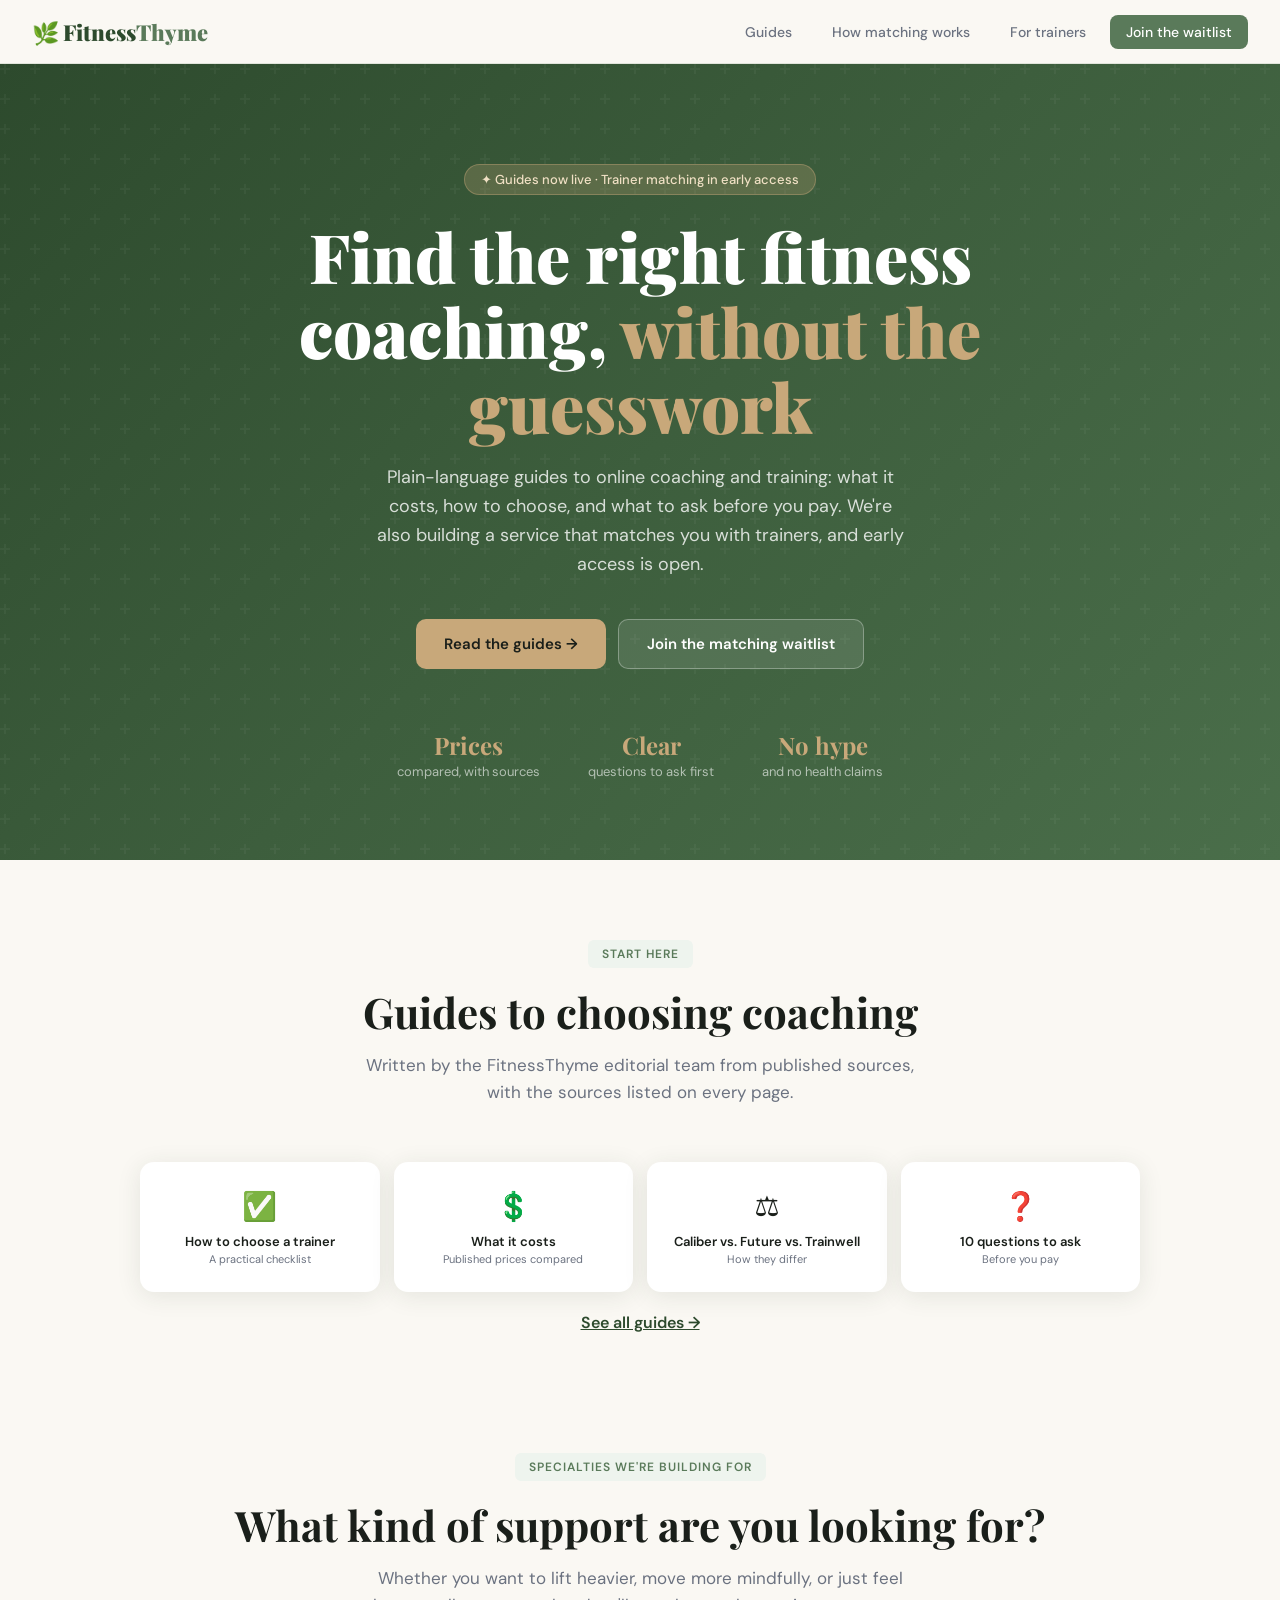
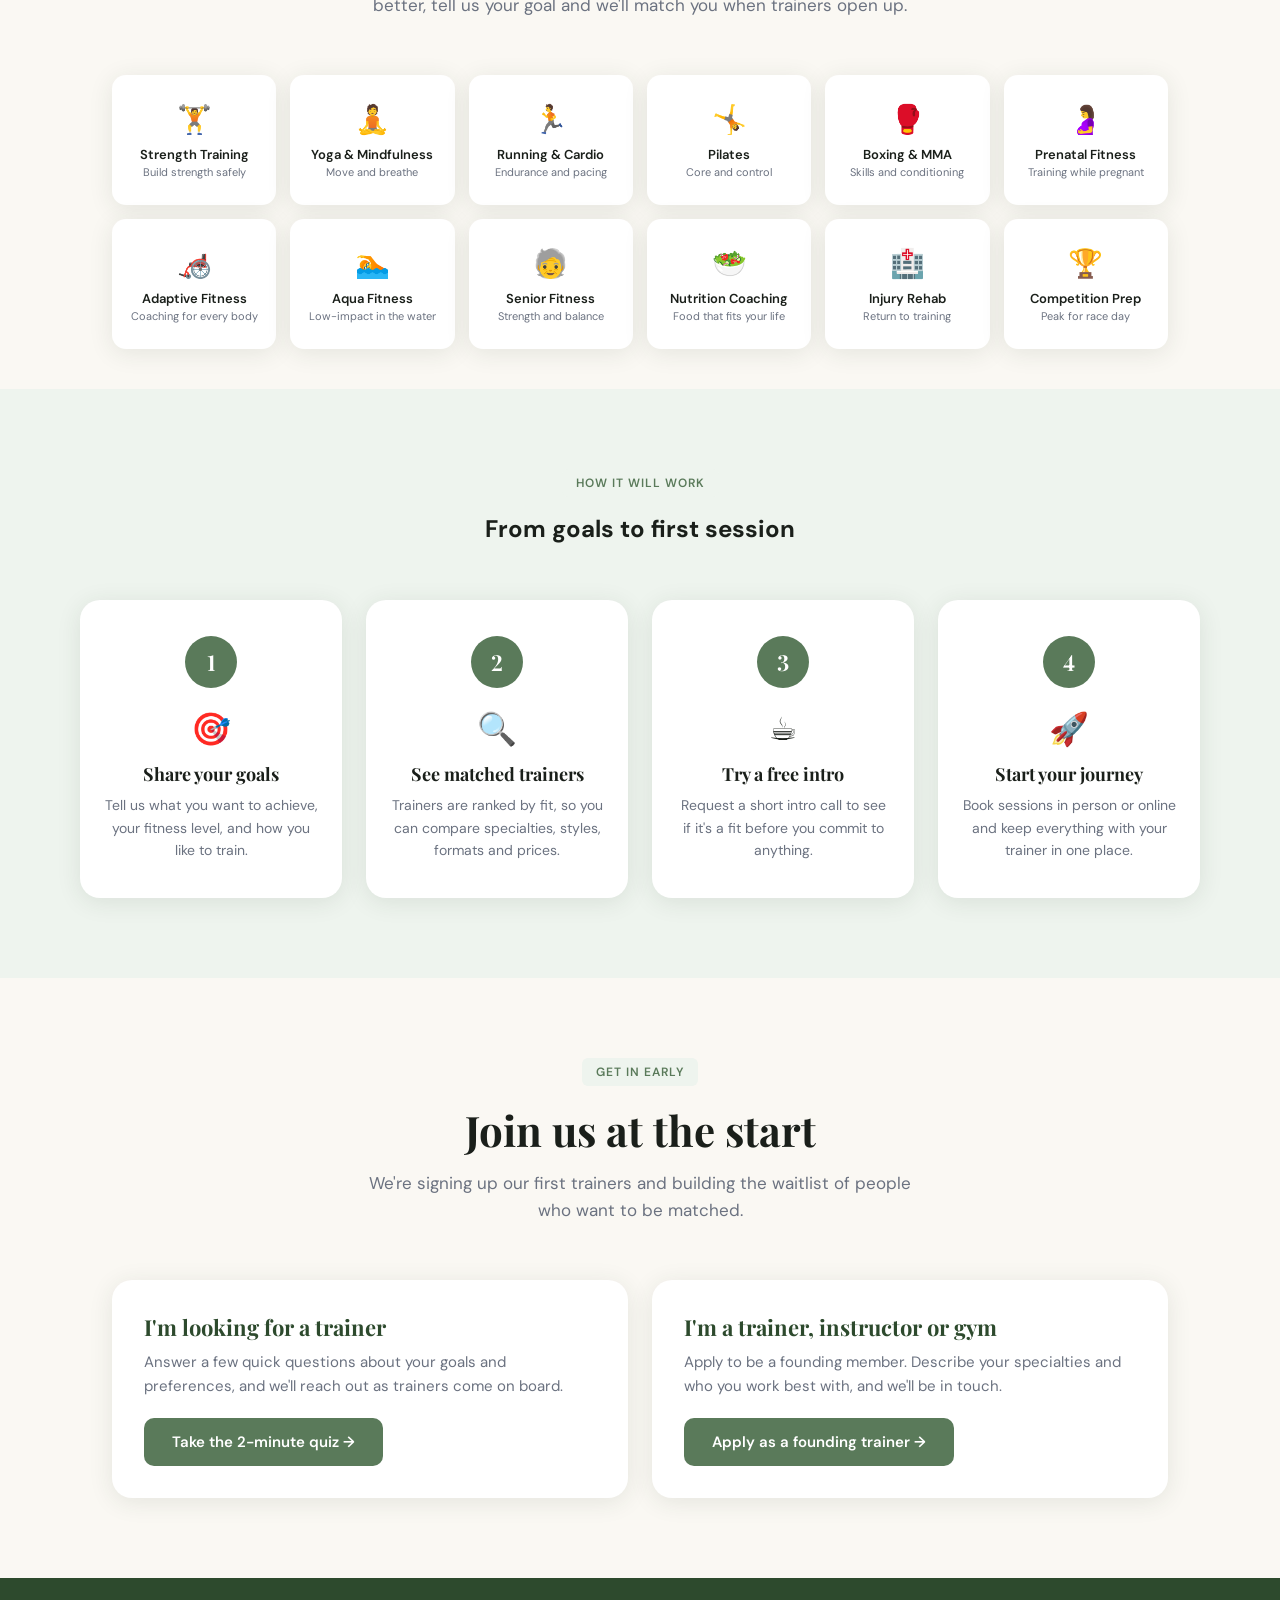
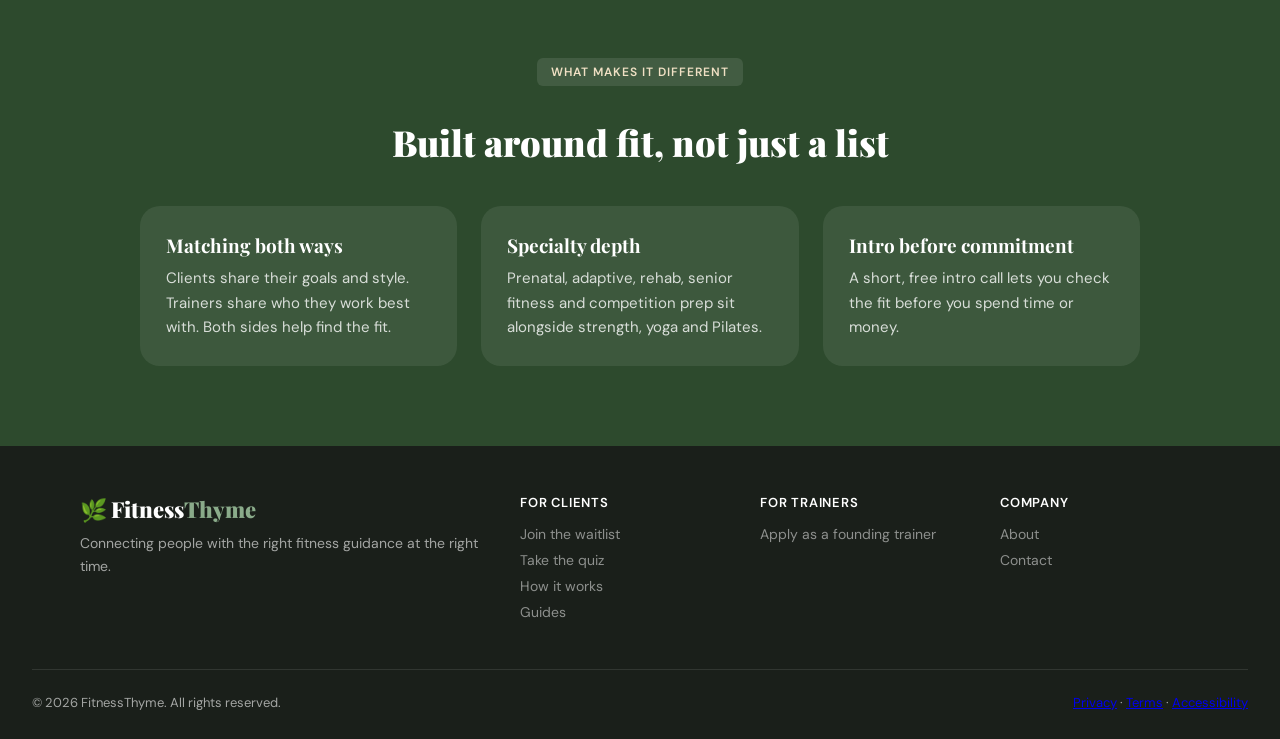
<file: public/index.html>
<!DOCTYPE html>
<html lang="en">
<head>
<meta charset="UTF-8">
<meta name="viewport" content="width=device-width, initial-scale=1.0">
<title>FitnessThyme — Fitness Coaching Guides and Trainer Matching</title>
<meta name="description" content="Plain-language guides to choosing online fitness coaching, with prices and sources, plus early access to a trainer-matching service. Join the waitlist or apply as a founding trainer.">
<meta name="robots" content="index,follow">
<meta name="theme-color" content="#2d4a2d">
<link rel="canonical" href="https://fitnessthyme.com/">
<link rel="icon" href="data:image/svg+xml,%3Csvg xmlns='http://www.w3.org/2000/svg' viewBox='0 0 64 64'%3E%3Crect width='64' height='64' rx='14' fill='%235a7a5a'/%3E%3Ctext x='32' y='46' font-family='Georgia,serif' font-size='40' font-weight='700' text-anchor='middle' fill='%23faf8f3'%3EF%3C/text%3E%3C/svg%3E">
<meta property="og:type" content="website">
<meta property="og:site_name" content="FitnessThyme">
<meta property="og:title" content="FitnessThyme — Fitness Coaching Guides and Trainer Matching">
<meta property="og:description" content="Early access now open. Match with trainers, yoga and Pilates instructors and gyms by goals, training style and schedule, in person or online.">
<meta property="og:url" content="https://fitnessthyme.com/">
<meta property="og:image" content="https://fitnessthyme.com/og-image.png">
<meta property="og:image:width" content="1200">
<meta property="og:image:height" content="630">
<meta name="twitter:card" content="summary_large_image">
<meta name="twitter:title" content="FitnessThyme — Fitness Coaching Guides and Trainer Matching">
<meta name="twitter:description" content="Match with trainers, yoga and Pilates instructors, and gyms based on your goals, training style and schedule.">
<meta name="twitter:image" content="https://fitnessthyme.com/og-image.png">
<script type="application/ld+json">{"@context":"https://schema.org","@graph":[{"@type":"WebSite","name":"FitnessThyme","url":"https://fitnessthyme.com/"},{"@type":"Organization","name":"FitnessThyme","url":"https://fitnessthyme.com/"}]}</script>
<link href="https://fonts.googleapis.com/css2?family=Playfair+Display:wght@400;700;900&family=DM+Sans:wght@300;400;500;600&display=swap" rel="stylesheet">
<style>
  *, *::before, *::after { box-sizing: border-box; margin: 0; padding: 0; }

  :root {
    --sage: #5a7a5a;
    --sage-light: #8aab8a;
    --sage-pale: #eef4ee;
    --sage-dark: #2d4a2d;
    --earth: #c8a87a;
    --earth-light: #f0e0c4;
    --earth-dark: #8a6840;
    --cream: #faf8f3;
    --dark: #1a1f1a;
    --gray: #6b7280;
    --gray-light: #f3f4f6;
    --white: #ffffff;
    --red: #e55a5a;
    --radius: 14px;
    --radius-lg: 20px;
    --font-display: 'Playfair Display', Georgia, serif;
    --font-body: 'DM Sans', system-ui, sans-serif;
    --shadow: 0 4px 24px rgba(42,62,42,0.10);
    --shadow-lg: 0 12px 48px rgba(42,62,42,0.14);
  }

  body { font-family: var(--font-body); background: var(--cream); color: var(--dark); min-height: 100vh; overflow-x: hidden; }

  /* ── PAGE SECTIONS ── */
  .page { display: none; }
  .page.active { display: block; }

  /* ── NAV ── */
  nav {
    position: sticky; top: 0; z-index: 100;
    background: rgba(250,248,243,0.96); backdrop-filter: blur(12px);
    border-bottom: 1px solid rgba(90,122,90,0.15);
    display: flex; align-items: center; justify-content: space-between;
    padding: 0 32px; height: 64px;
  }
  .nav-logo { font-family: var(--font-display); font-size: 22px; font-weight: 900; color: var(--sage-dark); cursor: pointer; display: flex; align-items: center; gap: 4px; }
  .nav-logo .wm span { color: var(--sage); }
  .nav-links { display: flex; align-items: center; gap: 8px; }
  .nav-btn { background: none; border: none; font-family: var(--font-body); font-size: 14px; font-weight: 500; color: var(--gray); cursor: pointer; padding: 8px 16px; border-radius: 8px; transition: all 0.2s; }
  .nav-btn:hover { background: var(--sage-pale); color: var(--sage-dark); }
  .nav-btn.primary { background: var(--sage); color: white; }
  .nav-btn.primary:hover { background: var(--sage-dark); }
  .nav-btn.hidden { display: none; }
  .nav-toggle { display: none; background: none; border: none; font-size: 24px; cursor: pointer; color: var(--sage-dark); }
  @media (max-width: 820px) {
    .nav-toggle { display: block; }
    .nav-links { display: none; position: absolute; top: 64px; left: 0; right: 0; background: var(--cream); border-bottom: 1px solid rgba(90,122,90,0.15); flex-direction: column; padding: 12px; align-items: stretch; gap: 4px; }
    .nav-links.open { display: flex; }
    .nav-btn { text-align: left; padding: 12px 16px; }
  }

  /* ── HERO ── */
  .hero {
    background: linear-gradient(135deg, var(--sage-dark) 0%, #3d5e3d 50%, #4a6e4a 100%);
    color: white; padding: 100px 32px 80px; text-align: center; position: relative; overflow: hidden;
  }
  .hero::before {
    content: ''; position: absolute; inset: 0; pointer-events: none;
    background: url("data:image/svg+xml,%3Csvg width='60' height='60' viewBox='0 0 60 60' xmlns='http://www.w3.org/2000/svg'%3E%3Cg fill='none' fill-rule='evenodd'%3E%3Cg fill='%23ffffff' fill-opacity='0.04'%3E%3Cpath d='M36 34v-4h-2v4h-4v2h4v4h2v-4h4v-2h-4zm0-30V0h-2v4h-4v2h4v4h2V6h4V4h-4zM6 34v-4H4v4H0v2h4v4h2v-4h4v-2H6zM6 4V0H4v4H0v2h4v4h2V6h4V4H6z'/%3E%3C/g%3E%3C/g%3E%3C/svg%3E");
  }
  .hero > * { position: relative; z-index: 1; }
  .hero-greeting { background: rgba(200,168,122,0.18); border: 1px solid rgba(200,168,122,0.35); border-radius: 14px; padding: 14px 22px; max-width: 640px; margin: 0 auto 22px; font-size: 14px; color: var(--earth-light); display: none; }
  .hero-greeting.visible { display: block; }
  .hero-greeting strong { color: var(--earth); font-weight: 600; }
  .hero-badge { display: inline-flex; align-items: center; gap: 6px; background: rgba(200,168,122,0.25); border: 1px solid rgba(200,168,122,0.4); border-radius: 20px; padding: 6px 16px; font-size: 13px; font-weight: 500; color: var(--earth-light); margin-bottom: 24px; }
  .hero h1 { font-family: var(--font-display); font-size: clamp(36px, 6vw, 68px); font-weight: 900; line-height: 1.1; margin-bottom: 20px; max-width: 800px; margin-left: auto; margin-right: auto; }
  .hero h1 em { color: var(--earth); font-style: normal; }
  .hero p { font-size: 18px; color: rgba(255,255,255,0.8); max-width: 540px; margin: 0 auto 40px; line-height: 1.6; }
  .hero-cta { display: flex; gap: 12px; justify-content: center; flex-wrap: wrap; margin-bottom: 60px; }
  .btn { display: inline-flex; align-items: center; gap: 8px; padding: 14px 28px; border-radius: 10px; font-family: var(--font-body); font-size: 15px; font-weight: 600; cursor: pointer; border: none; transition: all 0.2s; text-decoration: none; }
  .btn-primary { background: var(--earth); color: var(--dark); }
  .btn-primary:hover { background: #d4a060; transform: translateY(-1px); box-shadow: 0 6px 20px rgba(200,168,122,0.4); }
  .btn-outline { background: rgba(255,255,255,0.1); color: white; border: 1.5px solid rgba(255,255,255,0.3); }
  .btn-outline:hover { background: rgba(255,255,255,0.2); transform: translateY(-1px); }
  .btn-sage { background: var(--sage); color: white; }
  .btn-sage:hover { background: var(--sage-dark); transform: translateY(-1px); }
  .btn-sm { padding: 10px 20px; font-size: 14px; }

  .hero-stats { display: flex; justify-content: center; gap: 48px; flex-wrap: wrap; }
  .hero-stat { text-align: center; }
  .hero-stat-num { font-family: var(--font-display); font-size: 32px; font-weight: 700; color: var(--earth); }
  .hero-stat-label { font-size: 13px; color: rgba(255,255,255,0.6); margin-top: 2px; }

  /* ── SECTION ── */
  .section { padding: 80px 32px; max-width: 1120px; margin: 0 auto; }
  .section-header { text-align: center; margin-bottom: 56px; }
  .section-tag { display: inline-block; background: var(--sage-pale); color: var(--sage); font-size: 12px; font-weight: 600; letter-spacing: 1px; text-transform: uppercase; padding: 6px 14px; border-radius: 6px; margin-bottom: 16px; }
  .section h2 { font-family: var(--font-display); font-size: clamp(28px, 4vw, 42px); font-weight: 700; color: var(--dark); margin-bottom: 12px; }
  .section p.lead { font-size: 17px; color: var(--gray); max-width: 560px; margin: 0 auto; line-height: 1.6; }

  /* ── REVEAL ── */
  .reveal { opacity: 0; transform: translateY(24px); transition: opacity 0.7s ease, transform 0.7s ease; }
  .reveal.in { opacity: 1; transform: translateY(0); }

  /* ── SEARCH BAR ── */
  .search-section { background: white; border-bottom: 1px solid rgba(90,122,90,0.1); padding: 28px 32px; }
  .search-inner { max-width: 960px; margin: 0 auto; }
  .search-bar { display: flex; gap: 12px; flex-wrap: wrap; align-items: flex-end; }
  .search-field { flex: 1; min-width: 180px; }
  .search-field label { display: block; font-size: 11px; font-weight: 600; text-transform: uppercase; letter-spacing: 0.8px; color: var(--gray); margin-bottom: 6px; }
  .search-field select, .search-field input {
    width: 100%; padding: 11px 14px; border: 1.5px solid #e5e7eb; border-radius: 10px;
    font-family: var(--font-body); font-size: 14px; color: var(--dark); background: var(--cream);
    appearance: none; outline: none; transition: border-color 0.2s;
  }
  .search-field select:focus, .search-field input:focus { border-color: var(--sage); }
  .search-submit { padding: 11px 28px; background: var(--sage); color: white; border: none; border-radius: 10px; font-family: var(--font-body); font-size: 15px; font-weight: 600; cursor: pointer; transition: background 0.2s; white-space: nowrap; }
  .search-submit:hover { background: var(--sage-dark); }

  /* ── TRAINER CARDS ── */
  .trainers-grid { display: grid; grid-template-columns: repeat(auto-fill, minmax(320px, 1fr)); gap: 24px; }
  .trainer-card {
    background: white; border-radius: var(--radius-lg); overflow: hidden;
    box-shadow: var(--shadow); transition: all 0.3s; cursor: pointer;
    border: 1.5px solid transparent; position: relative;
  }
  .trainer-card:hover { transform: translateY(-4px); box-shadow: var(--shadow-lg); border-color: var(--sage-light); }
  .card-top { position: relative; height: 200px; background: linear-gradient(135deg, var(--sage-dark), var(--sage)); display: flex; align-items: center; justify-content: center; overflow: hidden; }
  .card-video { position: absolute; inset: 0; background: rgba(0,0,0,0.35); display: flex; align-items: center; justify-content: center; cursor: pointer; transition: background 0.2s; }
  .card-video:hover { background: rgba(0,0,0,0.45); }
  .card-video-play { width: 56px; height: 56px; background: rgba(255,255,255,0.95); border-radius: 50%; display: flex; align-items: center; justify-content: center; font-size: 20px; color: var(--sage-dark); }
  .card-video-label { position: absolute; bottom: 10px; left: 12px; font-size: 11px; color: white; font-weight: 600; background: rgba(0,0,0,0.45); padding: 3px 8px; border-radius: 6px; }
  .card-avatar { width: 88px; height: 88px; border-radius: 50%; background: var(--earth); display: flex; align-items: center; justify-content: center; font-family: var(--font-display); font-size: 28px; font-weight: 700; color: white; border: 4px solid rgba(255,255,255,0.4); position: relative; z-index: 1; }
  .card-badges { position: absolute; top: 12px; right: 12px; display: flex; flex-direction: column; gap: 4px; align-items: flex-end; z-index: 2; }
  .badge { display: inline-flex; align-items: center; gap: 4px; font-size: 11px; font-weight: 600; padding: 3px 8px; border-radius: 6px; }
  .badge-virtual { background: rgba(255,255,255,0.2); color: white; backdrop-filter: blur(8px); }
  .badge-inperson { background: rgba(200,168,122,0.3); color: var(--earth-light); }
  .badge-new { background: var(--earth); color: var(--dark); }
  .badge-top { background: rgba(255,255,255,0.9); color: var(--sage-dark); }
  .badge-match { position: absolute; top: 12px; left: 12px; background: var(--earth); color: var(--dark); font-weight: 700; font-size: 12px; padding: 5px 10px; border-radius: 20px; z-index: 2; box-shadow: 0 2px 8px rgba(0,0,0,0.2); }
  .card-save { position: absolute; bottom: 12px; right: 12px; width: 36px; height: 36px; border-radius: 50%; background: rgba(255,255,255,0.9); border: none; display: flex; align-items: center; justify-content: center; cursor: pointer; z-index: 2; font-size: 16px; transition: all 0.2s; }
  .card-save:hover { transform: scale(1.1); }
  .card-save.saved { background: var(--earth); color: white; }
  .card-body { padding: 20px; }
  .card-name { font-family: var(--font-display); font-size: 19px; font-weight: 700; color: var(--dark); margin-bottom: 2px; }
  .card-title { font-size: 13px; color: var(--sage); font-weight: 500; margin-bottom: 6px; }
  .card-momentum { font-size: 12px; color: var(--earth-dark); font-weight: 600; margin-bottom: 10px; display: flex; align-items: center; gap: 4px; }
  .card-meta { display: flex; gap: 16px; font-size: 12px; color: var(--gray); margin-bottom: 12px; flex-wrap: wrap; }
  .card-meta span { display: flex; align-items: center; gap: 4px; }
  .stars { color: var(--earth); font-size: 13px; }
  .card-tags { display: flex; flex-wrap: wrap; gap: 6px; margin-bottom: 16px; }
  .tag { font-size: 11px; font-weight: 500; padding: 4px 10px; border-radius: 6px; background: var(--sage-pale); color: var(--sage-dark); }
  .card-footer { display: flex; align-items: center; justify-content: space-between; border-top: 1px solid var(--gray-light); padding-top: 14px; }
  .card-price { font-size: 13px; color: var(--gray); }
  .card-price strong { font-size: 17px; color: var(--dark); font-weight: 600; }

  /* ── HOW IT WORKS ── */
  .steps-grid { display: grid; grid-template-columns: repeat(auto-fit, minmax(200px, 1fr)); gap: 24px; }
  .step-card { text-align: center; padding: 36px 24px; background: white; border-radius: var(--radius-lg); box-shadow: var(--shadow); position: relative; }
  .step-num { width: 52px; height: 52px; border-radius: 50%; background: var(--sage); color: white; font-family: var(--font-display); font-size: 22px; font-weight: 700; font-variant-numeric: lining-nums; line-height: 1; display: flex; align-items: center; justify-content: center; margin: 0 auto 20px; }
  .step-icon { font-size: 32px; margin-bottom: 12px; }
  .step-card h3 { font-family: var(--font-display); font-size: 18px; font-weight: 700; margin-bottom: 8px; }
  .step-card p { font-size: 14px; color: var(--gray); line-height: 1.6; }

  /* ── CATEGORIES ── */
  .cats-grid { display: grid; grid-template-columns: repeat(auto-fill, minmax(150px, 1fr)); gap: 14px; }
  .cat-card {
    background: white; border-radius: var(--radius); padding: 24px 16px; text-align: center;
    box-shadow: var(--shadow); cursor: pointer; border: 2px solid transparent;
    transition: all 0.2s;
  }
  .cat-card:hover, .cat-card.active { border-color: var(--sage); background: var(--sage-pale); }
  .cat-icon { font-size: 28px; margin-bottom: 8px; }
  .cat-card h4 { font-size: 13px; font-weight: 600; color: var(--dark); }
  .cat-card p { font-size: 11px; color: var(--gray); margin-top: 2px; }

  /* ── PROFILE PAGE ── */
  .profile-header { background: linear-gradient(135deg, var(--sage-dark), #3d5e3d); color: white; padding: 40px 32px; }
  .profile-inner { max-width: 1000px; margin: 0 auto; display: flex; gap: 32px; align-items: flex-start; flex-wrap: wrap; }
  .profile-avatar { width: 120px; height: 120px; border-radius: 50%; background: var(--earth); display: flex; align-items: center; justify-content: center; font-family: var(--font-display); font-size: 40px; font-weight: 700; color: white; border: 5px solid rgba(255,255,255,0.3); flex-shrink: 0; }
  .profile-info { flex: 1; min-width: 200px; }
  .profile-info h1 { font-family: var(--font-display); font-size: 32px; font-weight: 900; margin-bottom: 4px; }
  .profile-info .subtitle { color: rgba(255,255,255,0.8); font-size: 15px; margin-bottom: 12px; }
  .profile-meta { display: flex; gap: 20px; flex-wrap: wrap; font-size: 13px; color: rgba(255,255,255,0.7); }
  .profile-meta span { display: flex; align-items: center; gap: 5px; }
  .profile-actions { display: flex; gap: 10px; margin-top: 20px; flex-wrap: wrap; }

  .profile-body { max-width: 1000px; margin: 0 auto; padding: 32px; display: grid; grid-template-columns: 2fr 1fr; gap: 28px; }
  @media (max-width: 700px) {
    .profile-body { grid-template-columns: 1fr; }
    .hero-stats { gap: 24px; }
    .search-bar { flex-direction: column; }
    .profile-inner { flex-direction: column; }
  }

  .card-section { background: white; border-radius: var(--radius-lg); padding: 24px; box-shadow: var(--shadow); margin-bottom: 20px; }
  .card-section h3 { font-family: var(--font-display); font-size: 17px; font-weight: 700; color: var(--dark); margin-bottom: 16px; padding-bottom: 10px; border-bottom: 1px solid var(--gray-light); }

  .review-card { padding: 16px; background: var(--gray-light); border-radius: 10px; margin-bottom: 12px; }
  .review-header { display: flex; justify-content: space-between; align-items: center; margin-bottom: 8px; gap: 8px; flex-wrap: wrap; }
  .reviewer { font-weight: 600; font-size: 14px; }
  .review-goal { font-size: 11px; color: var(--sage); font-weight: 500; background: var(--sage-pale); padding: 2px 8px; border-radius: 6px; }
  .review-text { font-size: 14px; color: #374151; line-height: 1.5; margin-bottom: 10px; }
  .review-result { font-size: 14px; font-weight: 700; color: var(--sage-dark); background: var(--sage-pale); padding: 8px 12px; border-radius: 8px; border-left: 3px solid var(--sage); margin-bottom: 8px; }
  .review-bestfor { font-size: 12px; color: var(--gray); font-style: italic; }

  .review-summary { display: grid; grid-template-columns: 140px 1fr; gap: 24px; align-items: center; padding: 16px; background: var(--cream); border-radius: 10px; margin-bottom: 20px; }
  @media (max-width: 500px) { .review-summary { grid-template-columns: 1fr; text-align: center; } }
  .review-avg { text-align: center; }
  .review-avg-num { font-family: var(--font-display); font-size: 48px; font-weight: 900; color: var(--sage-dark); line-height: 1; }
  .review-avg-stars { color: var(--earth); font-size: 16px; margin: 4px 0; }
  .review-avg-count { font-size: 12px; color: var(--gray); }
  .review-bars { display: flex; flex-direction: column; gap: 6px; }
  .review-bar-row { display: grid; grid-template-columns: 50px 1fr 40px; align-items: center; gap: 10px; font-size: 12px; }
  .review-bar-track { height: 8px; background: var(--gray-light); border-radius: 4px; overflow: hidden; }
  .review-bar-fill { height: 100%; background: var(--sage); border-radius: 4px; }

  .availability-grid { display: grid; grid-template-columns: repeat(7, 1fr); gap: 6px; }
  .avail-day { text-align: center; }
  .avail-label { font-size: 10px; font-weight: 600; color: var(--gray); text-transform: uppercase; margin-bottom: 4px; }
  .avail-slot { height: 28px; border-radius: 6px; font-size: 11px; display: flex; align-items: center; justify-content: center; cursor: pointer; transition: all 0.2s; margin-bottom: 4px; }
  .avail-open { background: var(--sage-pale); color: var(--sage-dark); font-weight: 500; }
  .avail-open:hover { background: var(--sage); color: white; }
  .avail-busy { background: var(--gray-light); color: #ccc; cursor: default; }
  .avail-slot.selected { background: var(--sage); color: white; }

  .booking-btn { width: 100%; padding: 14px; background: var(--sage); color: white; border: none; border-radius: 10px; font-family: var(--font-body); font-size: 16px; font-weight: 600; cursor: pointer; transition: background 0.2s; margin-top: 12px; }
  .booking-btn:hover { background: var(--sage-dark); }

  .profile-viewers { font-size: 12px; color: var(--gray); text-align: center; margin-top: 10px; }

  /* ── MODAL ── */
  .modal-overlay { position: fixed; inset: 0; background: rgba(0,0,0,0.5); z-index: 1000; display: none; align-items: center; justify-content: center; padding: 20px; }
  .modal-overlay.open { display: flex; }
  .modal { background: white; border-radius: var(--radius-lg); max-width: 520px; width: 100%; max-height: 90vh; overflow-y: auto; padding: 32px; box-shadow: var(--shadow-lg); position: relative; }
  .modal.modal-wide { max-width: 720px; padding: 0; overflow: hidden; }
  .modal h2 { font-family: var(--font-display); font-size: 22px; font-weight: 700; margin-bottom: 6px; }
  .modal .sub { font-size: 14px; color: var(--gray); margin-bottom: 24px; }
  .modal-close { position: absolute; top: 16px; right: 16px; background: var(--gray-light); border: none; width: 32px; height: 32px; border-radius: 50%; font-size: 18px; cursor: pointer; display: flex; align-items: center; justify-content: center; z-index: 10; }

  .form-group { margin-bottom: 18px; }
  .form-group label { display: block; font-size: 13px; font-weight: 600; color: var(--dark); margin-bottom: 6px; }
  .form-group input, .form-group select, .form-group textarea {
    width: 100%; padding: 10px 14px; border: 1.5px solid #e5e7eb; border-radius: 10px;
    font-family: var(--font-body); font-size: 14px; color: var(--dark);
    outline: none; transition: border-color 0.2s; resize: vertical;
  }
  .form-group input:focus, .form-group select:focus, .form-group textarea:focus { border-color: var(--sage); }
  .form-row { display: grid; grid-template-columns: 1fr 1fr; gap: 14px; }
  .session-types { display: grid; grid-template-columns: 1fr 1fr; gap: 10px; margin-top: 6px; }
  .session-type { padding: 12px; border: 2px solid #e5e7eb; border-radius: 10px; cursor: pointer; text-align: center; transition: all 0.2s; }
  .session-type.selected { border-color: var(--sage); background: var(--sage-pale); }
  .session-type h4 { font-size: 14px; font-weight: 600; margin-bottom: 2px; }
  .session-type p { font-size: 12px; color: var(--gray); }

  .goals-grid { display: grid; grid-template-columns: repeat(3, 1fr); gap: 8px; margin-top: 6px; }
  .goal-chip { padding: 8px 10px; border: 1.5px solid #e5e7eb; border-radius: 8px; font-size: 12px; font-weight: 500; cursor: pointer; text-align: center; transition: all 0.2s; }
  .goal-chip.selected { border-color: var(--sage); background: var(--sage-pale); color: var(--sage-dark); }

  .success-state { text-align: center; padding: 20px 0; }
  .success-icon { width: 64px; height: 64px; background: var(--sage-pale); border-radius: 50%; display: flex; align-items: center; justify-content: center; font-size: 28px; margin: 0 auto 16px; }
  .success-state h3 { font-family: var(--font-display); font-size: 22px; font-weight: 700; margin-bottom: 8px; }
  .success-state p { font-size: 15px; color: var(--gray); line-height: 1.6; }

  /* ── PAYMENT FORM ── */
  .payment-section { margin-top: 22px; padding-top: 22px; border-top: 1px solid var(--gray-light); }
  .payment-section h3 { font-family: var(--font-display); font-size: 16px; font-weight: 700; margin-bottom: 14px; color: var(--sage-dark); }
  .card-logos { display: flex; gap: 6px; margin-bottom: 14px; }
  .card-logo-pill { font-size: 10px; font-weight: 700; padding: 4px 10px; border-radius: 12px; letter-spacing: 0.5px; }
  .logo-visa { background: #1a1f71; color: white; }
  .logo-mc { background: #eb001b; color: white; }
  .logo-amex { background: #006fcf; color: white; }
  .secured-by { display: flex; align-items: center; gap: 6px; font-size: 11px; color: var(--gray); margin-top: -8px; margin-bottom: 12px; }

  /* ── FOOTER ── */
  footer { background: var(--dark); color: rgba(255,255,255,0.6); padding: 48px 32px 28px; }
  .footer-inner { max-width: 1120px; margin: 0 auto; display: grid; grid-template-columns: 2fr 1fr 1fr 1fr; gap: 40px; margin-bottom: 40px; }
  @media (max-width: 700px) { .footer-inner { grid-template-columns: 1fr 1fr; } .trainers-grid { grid-template-columns: 1fr; } .cats-grid { grid-template-columns: repeat(3, 1fr); } }
  .footer-brand h3.wm-foot { display:flex; align-items:center; gap:4px; }
  .footer-brand h3.wm-foot .wm { color: white; }
  .footer-brand h3.wm-foot .wm span { color: var(--sage-light); }
  .footer-brand h3 { font-family: var(--font-display); font-size: 22px; font-weight: 900; color: white; margin-bottom: 8px; }
  .footer-brand span { color: var(--earth); }
  .footer-brand p { font-size: 14px; line-height: 1.6; }
  .footer-col h4 { font-size: 13px; font-weight: 600; color: white; margin-bottom: 14px; text-transform: uppercase; letter-spacing: 0.8px; }
  .footer-col a { display: block; font-size: 14px; color: rgba(255,255,255,0.5); text-decoration: none; margin-bottom: 8px; cursor: pointer; transition: color 0.2s; }
  .footer-col a:hover { color: var(--earth); }
  .footer-bottom { border-top: 1px solid rgba(255,255,255,0.1); padding-top: 24px; display: flex; justify-content: space-between; font-size: 13px; flex-wrap: wrap; gap: 8px; }

  /* ── TABS ── */
  .tabs { display: flex; border-bottom: 2px solid var(--gray-light); margin-bottom: 24px; }
  .tab { padding: 10px 20px; font-size: 14px; font-weight: 500; cursor: pointer; border: none; background: none; color: var(--gray); border-bottom: 2px solid transparent; margin-bottom: -2px; transition: all 0.2s; font-family: var(--font-body); }
  .tab.active { color: var(--sage-dark); border-bottom-color: var(--sage); font-weight: 600; }

  /* ── MISC ── */
  .specialty-grid { display: grid; grid-template-columns: repeat(auto-fill, minmax(130px, 1fr)); gap: 10px; }
  .specialty-chip { padding: 10px 14px; background: var(--sage-pale); border-radius: 8px; text-align: center; font-size: 13px; font-weight: 500; color: var(--sage-dark); cursor: pointer; transition: all 0.2s; border: 1.5px solid transparent; }
  .specialty-chip:hover { border-color: var(--sage); }
  .specialty-chip.selected { background: var(--sage); color: white; border-color: var(--sage); }

  .trial-banner { background: linear-gradient(135deg, var(--earth-light), #f8ead8); border: 1.5px solid var(--earth); border-radius: var(--radius); padding: 16px; margin-top: 16px; }
  .trial-banner h4 { font-size: 14px; font-weight: 700; color: var(--earth-dark); margin-bottom: 4px; }
  .trial-banner p { font-size: 13px; color: var(--earth-dark); opacity: 0.8; margin-bottom: 10px; }
  .trial-btn { background: var(--earth); color: var(--dark); border: none; padding: 9px 18px; border-radius: 8px; font-family: var(--font-body); font-size: 13px; font-weight: 600; cursor: pointer; transition: background 0.2s; }
  .trial-btn:hover { background: #d4a060; }

  .trainer-reg { max-width: 720px; margin: 0 auto; padding: 0 32px 48px; }
  .reg-banner { background: linear-gradient(135deg, var(--sage-dark) 0%, #3d5e3d 100%); color: white; padding: 64px 32px; text-align: center; margin-bottom: 40px; }
  .reg-banner h1 { font-family: var(--font-display); font-size: clamp(28px, 4vw, 40px); font-weight: 900; max-width: 760px; margin: 0 auto 12px; line-height: 1.2; }
  .reg-banner h1 em { color: var(--earth); font-style: normal; }
  .reg-banner-sub { font-size: 16px; color: rgba(255,255,255,0.75); max-width: 600px; margin: 0 auto 16px; }
  .reg-stats { display: flex; justify-content: center; gap: 40px; margin: 32px 0; flex-wrap: wrap; }
  .reg-stat-num { font-family: var(--font-display); font-size: 32px; font-weight: 900; color: var(--earth); }
  .reg-stat-label { font-size: 12px; color: rgba(255,255,255,0.7); text-transform: uppercase; letter-spacing: 1px; }
  .reg-testimonial { max-width: 600px; margin: 0 auto; background: rgba(255,255,255,0.08); border: 1px solid rgba(255,255,255,0.12); border-radius: var(--radius-lg); padding: 24px; text-align: left; }
  .reg-testimonial p { font-size: 15px; line-height: 1.7; color: rgba(255,255,255,0.9); margin-bottom: 14px; font-style: italic; }
  .reg-testimonial .who { display: flex; align-items: center; gap: 10px; }
  .reg-testimonial .who-av { width: 36px; height: 36px; border-radius: 50%; background: var(--earth); display: flex; align-items: center; justify-content: center; font-family: var(--font-display); font-weight: 700; font-size: 13px; color: white; }
  .reg-pulse { display: inline-block; background: rgba(120,200,120,0.18); border: 1px solid rgba(120,200,120,0.4); color: #d4f0d4; padding: 6px 14px; border-radius: 20px; font-size: 13px; margin-top: 18px; }
  .reg-anchor { display: inline-block; margin-top: 24px; color: var(--earth-light); text-decoration: none; font-weight: 600; cursor: pointer; border-bottom: 1px solid rgba(200,168,122,0.4); padding-bottom: 2px; }
  .reg-anchor:hover { color: var(--earth); }
  .reg-card { background: white; border-radius: var(--radius-lg); padding: 32px; box-shadow: var(--shadow); margin-bottom: 20px; }
  .reg-card h3 { font-family: var(--font-display); font-size: 18px; font-weight: 700; margin-bottom: 20px; color: var(--sage-dark); }

  .filter-row { display: flex; gap: 8px; flex-wrap: wrap; padding: 16px 32px; background: var(--gray-light); border-bottom: 1px solid #e5e7eb; align-items: center; }
  .filter-chip { padding: 6px 14px; background: white; border: 1.5px solid #e5e7eb; border-radius: 20px; font-size: 13px; font-weight: 500; cursor: pointer; transition: all 0.2s; }
  .filter-chip:hover, .filter-chip.active { background: var(--sage); color: white; border-color: var(--sage); }
  .results-meta { padding: 16px 32px; font-size: 14px; color: var(--gray); display: flex; justify-content: space-between; align-items: center; flex-wrap: wrap; gap: 10px; }
  .results-meta strong { color: var(--dark); }
  .retake-btn { background: var(--cream); color: var(--sage-dark); border: 1.5px solid var(--sage-light); padding: 8px 16px; border-radius: 8px; font-size: 13px; font-weight: 600; cursor: pointer; }
  .retake-btn:hover { background: var(--sage-pale); }

  /* ── TICKER ── */
  .ticker { background: var(--sage-pale); border-bottom: 1px solid rgba(90,122,90,0.1); overflow: hidden; padding: 10px 0; position: relative; }
  .ticker-track { display: flex; gap: 48px; white-space: nowrap; animation: ticker 50s linear infinite; }
  .ticker-item { font-size: 13px; color: var(--sage-dark); font-weight: 500; }
  @keyframes ticker { from { transform: translateX(0); } to { transform: translateX(-50%); } }

  /* ── QUIZ ── */
  .quiz-page { min-height: 100vh; background: linear-gradient(135deg, var(--cream) 0%, var(--sage-pale) 100%); display: none; align-items: center; justify-content: center; padding: 40px 20px; position: fixed; inset: 0; z-index: 200; overflow-y: auto; }
  .quiz-page.active { display: flex; }
  .quiz-card { background: white; border-radius: var(--radius-lg); max-width: 640px; width: 100%; padding: 44px; box-shadow: var(--shadow-lg); }
  .quiz-progress { height: 6px; background: var(--gray-light); border-radius: 3px; overflow: hidden; margin-bottom: 28px; }
  .quiz-progress-fill { height: 100%; background: var(--sage); transition: width 0.4s ease; border-radius: 3px; }
  .quiz-step-label { font-size: 12px; color: var(--gray); font-weight: 600; letter-spacing: 1px; text-transform: uppercase; margin-bottom: 8px; }
  .quiz-step h2 { font-family: var(--font-display); font-size: 28px; font-weight: 900; color: var(--dark); margin-bottom: 24px; line-height: 1.2; }
  .quiz-options { display: grid; grid-template-columns: repeat(auto-fill, minmax(160px, 1fr)); gap: 10px; margin-bottom: 28px; }
  .quiz-option { padding: 16px; border: 2px solid #e5e7eb; border-radius: 12px; cursor: pointer; transition: all 0.2s; text-align: center; background: white; font-family: var(--font-body); font-size: 14px; font-weight: 500; color: var(--dark); }
  .quiz-option:hover { border-color: var(--sage-light); background: var(--sage-pale); }
  .quiz-option.selected { border-color: var(--sage); background: var(--sage-pale); color: var(--sage-dark); font-weight: 600; }
  .quiz-option-icon { font-size: 28px; display: block; margin-bottom: 6px; }
  .quiz-step-anim { animation: stepIn 0.4s ease; }
  @keyframes stepIn { from { opacity: 0; transform: translateY(12px); } to { opacity: 1; transform: translateY(0); } }
  .quiz-actions { display: flex; justify-content: space-between; align-items: center; gap: 12px; }
  .quiz-back { background: none; border: none; color: var(--gray); font-size: 14px; font-weight: 600; cursor: pointer; padding: 10px 14px; }
  .quiz-back:hover { color: var(--sage-dark); }
  .quiz-next { background: var(--sage); color: white; border: none; padding: 12px 32px; border-radius: 10px; font-family: var(--font-body); font-size: 15px; font-weight: 600; cursor: pointer; transition: background 0.2s; }
  .quiz-next:hover { background: var(--sage-dark); }
  .quiz-next:disabled { opacity: 0.4; cursor: not-allowed; }
  .quiz-skip { background: none; border: none; color: var(--gray); font-size: 12px; cursor: pointer; text-decoration: underline; }
  .quiz-loading { text-align: center; padding: 40px 0; }
  .quiz-loading h2 { font-family: var(--font-display); font-size: 26px; margin-bottom: 16px; }
  .quiz-loading-bar { height: 6px; background: var(--gray-light); border-radius: 3px; overflow: hidden; max-width: 320px; margin: 0 auto 12px; }
  .quiz-loading-fill { height: 100%; width: 0%; background: var(--sage); border-radius: 3px; transition: width 1.4s ease; }

  /* ── MESSAGES ── */
  .messages-page { max-width: 1120px; margin: 0 auto; padding: 32px; }
  .messages-page h1 { font-family: var(--font-display); font-size: 28px; font-weight: 900; color: var(--sage-dark); margin-bottom: 20px; }
  .messages-layout { display: grid; grid-template-columns: 320px 1fr; gap: 20px; height: 600px; background: white; border-radius: var(--radius-lg); box-shadow: var(--shadow); overflow: hidden; }
  @media (max-width: 720px) { .messages-layout { grid-template-columns: 1fr; height: auto; } }
  .convo-list { border-right: 1px solid var(--gray-light); overflow-y: auto; }
  .convo-item { display: flex; align-items: center; gap: 12px; padding: 14px 16px; cursor: pointer; border-bottom: 1px solid var(--gray-light); transition: background 0.2s; }
  .convo-item:hover { background: var(--sage-pale); }
  .convo-item.active { background: var(--sage-pale); border-left: 3px solid var(--sage); }
  .convo-avatar { width: 44px; height: 44px; border-radius: 50%; background: var(--sage); color: white; font-family: var(--font-display); font-weight: 700; display: flex; align-items: center; justify-content: center; flex-shrink: 0; }
  .convo-meta { flex: 1; min-width: 0; }
  .convo-name { font-weight: 600; font-size: 14px; color: var(--dark); }
  .convo-preview { font-size: 12px; color: var(--gray); white-space: nowrap; overflow: hidden; text-overflow: ellipsis; }
  .convo-time { font-size: 11px; color: var(--gray); }
  .chat-panel { display: flex; flex-direction: column; height: 100%; min-height: 480px; }
  .chat-header { display: flex; justify-content: space-between; align-items: center; padding: 16px 20px; border-bottom: 1px solid var(--gray-light); }
  .chat-header h3 { font-family: var(--font-display); font-size: 17px; }
  .chat-thread { flex: 1; overflow-y: auto; padding: 20px; display: flex; flex-direction: column; gap: 10px; background: var(--cream); }
  .chat-bubble { max-width: 70%; padding: 10px 14px; border-radius: 14px; font-size: 14px; line-height: 1.4; }
  .chat-bubble.from-trainer { background: var(--gray-light); color: var(--dark); align-self: flex-start; border-bottom-left-radius: 4px; }
  .chat-bubble.from-client { background: var(--sage); color: white; align-self: flex-end; border-bottom-right-radius: 4px; }
  .chat-input { display: flex; gap: 10px; padding: 14px 16px; border-top: 1px solid var(--gray-light); background: white; }
  .chat-input input { flex: 1; padding: 10px 14px; border: 1.5px solid #e5e7eb; border-radius: 10px; font-family: var(--font-body); font-size: 14px; outline: none; }
  .chat-input input:focus { border-color: var(--sage); }
  .chat-send { background: var(--sage); color: white; border: none; padding: 10px 20px; border-radius: 10px; font-weight: 600; cursor: pointer; }
  .chat-send:hover { background: var(--sage-dark); }

  /* ── DASHBOARD ── */
  .dash-page { max-width: 1120px; margin: 0 auto; padding: 32px; }
  .dash-page h1 { font-family: var(--font-display); font-size: 32px; font-weight: 900; color: var(--sage-dark); margin-bottom: 6px; }
  .dash-page > p { color: var(--gray); margin-bottom: 28px; }
  .dash-section { margin-bottom: 32px; }
  .dash-section h2 { font-family: var(--font-display); font-size: 20px; font-weight: 700; color: var(--dark); margin-bottom: 14px; }
  .upcoming-grid { display: grid; grid-template-columns: repeat(auto-fit, minmax(280px, 1fr)); gap: 16px; }
  .upcoming-card { background: white; border-radius: var(--radius-lg); padding: 18px; box-shadow: var(--shadow); border-left: 4px solid var(--sage); }
  .upcoming-head { display: flex; align-items: center; gap: 12px; margin-bottom: 14px; }
  .upcoming-av { width: 44px; height: 44px; border-radius: 50%; background: var(--sage); color: white; font-family: var(--font-display); font-weight: 700; display: flex; align-items: center; justify-content: center; }
  .upcoming-info { flex: 1; }
  .upcoming-name { font-weight: 700; font-size: 15px; }
  .upcoming-type { font-size: 12px; color: var(--gray); }
  .upcoming-when { font-size: 13px; color: var(--sage-dark); font-weight: 600; margin-bottom: 12px; }
  .upcoming-actions { display: flex; gap: 8px; flex-wrap: wrap; }
  .saved-row { display: flex; gap: 14px; overflow-x: auto; padding-bottom: 8px; }
  .saved-card { flex: 0 0 240px; background: white; border-radius: var(--radius); padding: 14px; box-shadow: var(--shadow); cursor: pointer; }
  .saved-av { width: 48px; height: 48px; border-radius: 50%; background: var(--sage); color: white; font-family: var(--font-display); font-weight: 700; display: flex; align-items: center; justify-content: center; margin-bottom: 10px; }
  .saved-name { font-weight: 700; font-size: 14px; }
  .saved-title { font-size: 12px; color: var(--gray); margin-bottom: 8px; }
  .saved-rate { font-size: 12px; color: var(--earth-dark); font-weight: 600; }
  .saved-empty { color: var(--gray); font-size: 14px; padding: 20px; background: white; border-radius: var(--radius); border: 1.5px dashed var(--gray-light); text-align: center; }
  .notes-input { width: 100%; padding: 14px; border: 1.5px solid #e5e7eb; border-radius: 12px; font-family: var(--font-body); font-size: 14px; resize: vertical; min-height: 100px; outline: none; }
  .notes-input:focus { border-color: var(--sage); }
  .notes-list { margin-top: 16px; display: flex; flex-direction: column; gap: 10px; }
  .note-card { background: white; border-radius: var(--radius); padding: 14px; box-shadow: var(--shadow); border-left: 3px solid var(--earth); }
  .note-time { font-size: 11px; color: var(--gray); margin-bottom: 6px; }
  .note-text { font-size: 14px; line-height: 1.5; }
  .profile-summary { background: white; padding: 22px; border-radius: var(--radius-lg); box-shadow: var(--shadow); }
  .profile-summary-grid { display: grid; grid-template-columns: repeat(auto-fit, minmax(180px, 1fr)); gap: 14px; margin-top: 14px; }
  .profile-summary-item { background: var(--sage-pale); padding: 12px; border-radius: 10px; }
  .profile-summary-label { font-size: 11px; color: var(--sage); font-weight: 600; text-transform: uppercase; letter-spacing: 0.8px; }
  .profile-summary-value { font-size: 14px; color: var(--dark); font-weight: 600; margin-top: 4px; }

  /* ── REFERRAL ── */
  .referral-banner { background: var(--sage-pale); border: 1.5px solid var(--earth); border-radius: var(--radius-lg); padding: 22px; margin-bottom: 28px; display: grid; grid-template-columns: 1fr auto; gap: 20px; align-items: center; }
  @media (max-width: 600px) { .referral-banner { grid-template-columns: 1fr; } }
  .referral-banner h3 { font-family: var(--font-display); font-size: 20px; color: var(--sage-dark); margin-bottom: 4px; }
  .referral-banner p { font-size: 13px; color: var(--gray); margin-bottom: 14px; }
  .referral-link-row { display: flex; gap: 8px; }
  .referral-link-row input { flex: 1; padding: 10px 12px; border: 1.5px solid var(--earth); border-radius: 8px; font-size: 13px; background: white; font-family: var(--font-body); }
  .referral-actions { display: flex; flex-direction: column; gap: 8px; }
  .ref-btn { padding: 10px 16px; border-radius: 8px; font-family: var(--font-body); font-size: 13px; font-weight: 600; cursor: pointer; border: none; white-space: nowrap; }
  .ref-btn-primary { background: var(--earth); color: var(--dark); }
  .ref-btn-secondary { background: white; color: var(--earth-dark); border: 1.5px solid var(--earth); }

  /* ── BACK TO TOP ── */
  .back-top { position: fixed; bottom: 24px; right: 24px; width: 44px; height: 44px; border-radius: 50%; background: var(--sage); color: white; border: none; display: none; align-items: center; justify-content: center; font-size: 18px; cursor: pointer; box-shadow: var(--shadow-lg); z-index: 90; transition: all 0.2s; }
  .back-top:hover { background: var(--sage-dark); transform: translateY(-2px); }
  .back-top.visible { display: flex; }

  /* ── VIDEO MODAL ── */
  .video-wrap { position: relative; width: 100%; padding-bottom: 56.25%; background: black; }
  .video-wrap iframe { position: absolute; inset: 0; width: 100%; height: 100%; border: none; }
  .video-modal-body { padding: 20px 24px; }
  .video-modal-body h3 { font-family: var(--font-display); font-size: 18px; }

  .scarcity-line { font-size: 12px; color: var(--gray); text-align: center; margin-top: 10px; }
  .urgency-line { font-size: 12px; color: var(--earth-dark); text-align: center; margin-top: 10px; font-weight: 500; }

  /* ── EARLY ACCESS ── */
  .hp-field { position: absolute; left: -9999px; width: 1px; height: 1px; overflow: hidden; }
  .consent { font-size: 12.5px; color: var(--gray); line-height: 1.55; margin-top: 12px; }
  .consent a { color: var(--sage); font-weight: 500; text-decoration: underline; cursor: pointer; }
  .form-msg { font-size: 14px; margin-top: 12px; display: none; padding: 10px 14px; border-radius: 10px; }
  .form-msg.error { display: block; background: #fdecec; color: #9b2c2c; }
  .btn:disabled, .quiz-next:disabled { opacity: .6; cursor: wait; }
  .thanks { text-align: center; padding: 28px 12px; }
  .thanks .success-icon { margin: 0 auto 14px; }
  .thanks h3 { font-family: var(--font-display); font-size: 24px; font-weight: 700; margin-bottom: 8px; color: var(--sage-dark); }
  .thanks p { font-size: 15px; color: var(--gray); line-height: 1.6; max-width: 440px; margin: 0 auto 18px; }
  .ea-split { max-width: 1120px; margin: 0 auto; display: grid; grid-template-columns: 1fr 1fr; gap: 24px; }
  .ea-card { background: white; border-radius: var(--radius-lg); box-shadow: var(--shadow); padding: 32px; }
  .ea-card h3 { font-family: var(--font-display); font-size: 22px; font-weight: 700; margin-bottom: 8px; color: var(--sage-dark); }
  .ea-card p { font-size: 15px; color: var(--gray); line-height: 1.6; margin-bottom: 20px; }
  .why-grid { display: grid; grid-template-columns: repeat(auto-fit, minmax(260px, 1fr)); gap: 24px; text-align: left; }
  .why-card { background: rgba(255,255,255,0.08); border-radius: var(--radius-lg); padding: 26px; }
  .why-card h3 { font-family: var(--font-display); font-size: 19px; margin-bottom: 8px; }
  .why-card p { font-size: 15px; line-height: 1.65; color: rgba(255,255,255,0.8); }
  .info-box { background: white; border: 1px solid rgba(90,122,90,0.15); border-radius: 16px; padding: 40px; line-height: 1.7; color: var(--dark); }
  .info-box h3 { font-family: var(--font-display); color: var(--sage-dark); margin: 24px 0 8px; font-size: 19px; }
  .info-box h3:first-child { margin-top: 0; }
  .info-box p, .info-box ul { margin-bottom: 14px; }
  .info-box ul { padding-left: 22px; }
  .info-note { background: var(--earth-light); border-radius: 10px; padding: 12px 16px; font-size: 14px; color: var(--earth-dark); margin-bottom: 24px; }
  @media (max-width: 760px) { .ea-split { grid-template-columns: 1fr; } .info-box { padding: 24px; } }
</style>
</head>
<body>

<!-- NAV -->
<nav>
  <div class="nav-logo" onclick="navTo('home')"><span aria-hidden="true">🌿</span><span class="wm">Fitness<span>Thyme</span></span></div>
  <button class="nav-toggle" aria-label="Menu" onclick="document.getElementById('navLinks').classList.toggle('open')">☰</button>
  <div class="nav-links" id="navLinks">
    <a class="nav-btn" href="/guides" style="text-decoration:none">Guides</a>
    <button class="nav-btn" onclick="openInfo('matching')">How matching works</button>
    <button class="nav-btn" onclick="navTo('register')">For trainers</button>
    <button class="nav-btn primary" onclick="navTo('browse')">Join the waitlist</button>
  </div>
</nav>

<!-- ══ HOME ══ -->
<div id="page-home" class="page active">

  <div class="hero">
    <div class="hero-badge">✦ Guides now live · Trainer matching in early access</div>
    <h1>Find the right fitness coaching, <em>without the guesswork</em></h1>
    <p>Plain-language guides to online coaching and training: what it costs, how to choose, and what to ask before you pay. We're also building a service that matches you with trainers, and early access is open.</p>
    <div class="hero-cta">
      <a class="btn btn-primary" href="/guides">Read the guides →</a>
      <button class="btn btn-outline" onclick="startQuiz()">Join the matching waitlist</button>
    </div>
    <div class="hero-stats">
      <div class="hero-stat"><div class="hero-stat-num" style="font-size:24px;">Prices</div><div class="hero-stat-label">compared, with sources</div></div>
      <div class="hero-stat"><div class="hero-stat-num" style="font-size:24px;">Clear</div><div class="hero-stat-label">questions to ask first</div></div>
      <div class="hero-stat"><div class="hero-stat-num" style="font-size:24px;">No hype</div><div class="hero-stat-label">and no health claims</div></div>
    </div>
  </div>

  <div class="section reveal" style="padding-bottom: 40px;">
    <div class="section-header">
      <div class="section-tag">Start here</div>
      <h2>Guides to choosing coaching</h2>
      <p class="lead">Written by the FitnessThyme editorial team from published sources, with the sources listed on every page.</p>
    </div>
    <div class="cats-grid" style="display:grid;grid-template-columns:repeat(auto-fit,minmax(200px,1fr));max-width:1000px;margin:0 auto;">
      <a class="cat-card" href="/guides/how-to-choose-an-online-personal-trainer/" style="text-decoration:none;color:inherit"><div class="cat-icon">✅</div><h4>How to choose a trainer</h4><p>A practical checklist</p></a>
      <a class="cat-card" href="/guides/how-much-does-online-personal-training-cost/" style="text-decoration:none;color:inherit"><div class="cat-icon">💲</div><h4>What it costs</h4><p>Published prices compared</p></a>
      <a class="cat-card" href="/guides/caliber-vs-future-vs-trainwell/" style="text-decoration:none;color:inherit"><div class="cat-icon">⚖️</div><h4>Caliber vs. Future vs. Trainwell</h4><p>How they differ</p></a>
      <a class="cat-card" href="/guides/questions-before-hiring-an-online-coach/" style="text-decoration:none;color:inherit"><div class="cat-icon">❓</div><h4>10 questions to ask</h4><p>Before you pay</p></a>
    </div>
    <p style="text-align:center;margin-top:20px;"><a href="/guides/" style="color:var(--sage-dark);font-weight:600;">See all guides →</a></p>
  </div>

  <div class="section reveal" style="padding-bottom: 40px;">
    <div class="section-header">
      <div class="section-tag">Specialties we're building for</div>
      <h2>What kind of support are you looking for?</h2>
      <p class="lead">Whether you want to lift heavier, move more mindfully, or just feel better, tell us your goal and we'll match you when trainers open up.</p>
    </div>
    <div class="cats-grid">
      <div class="cat-card" onclick="navTo('browse')"><div class="cat-icon">🏋️</div><h4>Strength Training</h4><p>Build strength safely</p></div>
      <div class="cat-card" onclick="navTo('browse')"><div class="cat-icon">🧘</div><h4>Yoga & Mindfulness</h4><p>Move and breathe</p></div>
      <div class="cat-card" onclick="navTo('browse')"><div class="cat-icon">🏃</div><h4>Running & Cardio</h4><p>Endurance and pacing</p></div>
      <div class="cat-card" onclick="navTo('browse')"><div class="cat-icon">🤸</div><h4>Pilates</h4><p>Core and control</p></div>
      <div class="cat-card" onclick="navTo('browse')"><div class="cat-icon">🥊</div><h4>Boxing & MMA</h4><p>Skills and conditioning</p></div>
      <div class="cat-card" onclick="navTo('browse')"><div class="cat-icon">🤰</div><h4>Prenatal Fitness</h4><p>Training while pregnant</p></div>
      <div class="cat-card" onclick="navTo('browse')"><div class="cat-icon">🦽</div><h4>Adaptive Fitness</h4><p>Coaching for every body</p></div>
      <div class="cat-card" onclick="navTo('browse')"><div class="cat-icon">🏊</div><h4>Aqua Fitness</h4><p>Low-impact in the water</p></div>
      <div class="cat-card" onclick="navTo('browse')"><div class="cat-icon">🧓</div><h4>Senior Fitness</h4><p>Strength and balance</p></div>
      <div class="cat-card" onclick="navTo('browse')"><div class="cat-icon">🥗</div><h4>Nutrition Coaching</h4><p>Food that fits your life</p></div>
      <div class="cat-card" onclick="navTo('browse')"><div class="cat-icon">🏥</div><h4>Injury Rehab</h4><p>Return to training</p></div>
      <div class="cat-card" onclick="navTo('browse')"><div class="cat-icon">🏆</div><h4>Competition Prep</h4><p>Peak for race day</p></div>
    </div>
  </div>

  <div style="background: var(--sage-pale); padding: 80px 32px;" class="reveal">
    <div style="max-width: 1120px; margin: 0 auto;">
      <div class="section-header">
        <div class="section-tag">How it will work</div>
        <h2>From goals to first session</h2>
      </div>
      <div class="steps-grid">
        <div class="step-card"><div class="step-num">1</div><div class="step-icon">🎯</div><h3>Share your goals</h3><p>Tell us what you want to achieve, your fitness level, and how you like to train.</p></div>
        <div class="step-card"><div class="step-num">2</div><div class="step-icon">🔍</div><h3>See matched trainers</h3><p>Trainers are ranked by fit, so you can compare specialties, styles, formats and prices.</p></div>
        <div class="step-card"><div class="step-num">3</div><div class="step-icon">☕</div><h3>Try a free intro</h3><p>Request a short intro call to see if it's a fit before you commit to anything.</p></div>
        <div class="step-card"><div class="step-num">4</div><div class="step-icon">🚀</div><h3>Start your journey</h3><p>Book sessions in person or online and keep everything with your trainer in one place.</p></div>
      </div>
    </div>
  </div>

  <div class="section reveal">
    <div class="section-header">
      <div class="section-tag">Get in early</div>
      <h2>Join us at the start</h2>
      <p class="lead">We're signing up our first trainers and building the waitlist of people who want to be matched.</p>
    </div>
    <div class="ea-split">
      <div class="ea-card">
        <h3>I'm looking for a trainer</h3>
        <p>Answer a few quick questions about your goals and preferences, and we'll reach out as trainers come on board.</p>
        <button class="btn btn-sage" onclick="startQuiz()">Take the 2-minute quiz →</button>
      </div>
      <div class="ea-card">
        <h3>I'm a trainer, instructor or gym</h3>
        <p>Apply to be a founding member. Describe your specialties and who you work best with, and we'll be in touch.</p>
        <button class="btn btn-sage" onclick="navTo('register')">Apply as a founding trainer →</button>
      </div>
    </div>
  </div>

  <div style="background: var(--sage-dark); padding: 80px 32px; color: white;" class="reveal">
    <div style="max-width:1000px; margin: 0 auto; text-align:center;">
      <div class="section-tag" style="background:rgba(255,255,255,0.1);color:var(--earth-light);">What makes it different</div>
      <h2 style="font-family:var(--font-display);font-size:36px;font-weight:900;margin:16px 0 40px;">Built around fit, not just a list</h2>
      <div class="why-grid">
        <div class="why-card"><h3>Matching both ways</h3><p>Clients share their goals and style. Trainers share who they work best with. Both sides help find the fit.</p></div>
        <div class="why-card"><h3>Specialty depth</h3><p>Prenatal, adaptive, rehab, senior fitness and competition prep sit alongside strength, yoga and Pilates.</p></div>
        <div class="why-card"><h3>Intro before commitment</h3><p>A short, free intro call lets you check the fit before you spend time or money.</p></div>
      </div>
    </div>
  </div>

</div>

<!-- ══ CLIENT WAITLIST (route: /find-a-trainer) ══ -->
<div id="page-browse" class="page">
  <div class="reg-banner">
    <h1>Get matched when trainers <em>open up</em></h1>
    <p class="reg-banner-sub">We're signing up our first trainers now. Join the waitlist and we'll contact you as matches become available.</p>
    <div><button class="btn btn-primary" onclick="startQuiz()">Take the 2-minute quiz →</button></div>
  </div>
  <div class="trainer-reg" id="client-form">
    <form class="reg-card" onsubmit="submitSignup(event,'client')" novalidate>
      <h3>Or just join the waitlist</h3>
      <div class="form-row">
        <div class="form-group"><label for="c-first">First name</label><input id="c-first" name="first_name" type="text" autocomplete="given-name" required maxlength="80"></div>
        <div class="form-group"><label for="c-last">Last name</label><input id="c-last" name="last_name" type="text" autocomplete="family-name" required maxlength="80"></div>
      </div>
      <div class="form-row">
        <div class="form-group"><label for="c-email">Email</label><input id="c-email" name="email" type="email" autocomplete="email" required maxlength="254"></div>
        <div class="form-group"><label for="c-phone">Phone <span style="font-weight:400;color:var(--gray);">(optional)</span></label><input id="c-phone" name="phone" type="tel" autocomplete="tel" maxlength="40"></div>
      </div>
      <div class="form-group"><label for="c-goal">Your main goal</label>
        <select id="c-goal" name="specialty_or_goal">
          <option>Lose weight</option><option>Build muscle</option><option>Improve flexibility</option><option>Reduce stress</option><option>Prenatal fitness</option><option>Postpartum recovery</option><option>Injury rehabilitation</option><option>Train for competition</option><option>Senior fitness</option><option>General health</option>
        </select>
      </div>
      <div class="hp-field" aria-hidden="true"><label>Leave this empty <input type="text" name="website" tabindex="-1" autocomplete="off"></label></div>
      <button type="submit" class="btn btn-sage" style="width:100%;padding:16px;font-size:16px;justify-content:center;">Join the waitlist →</button>
      <div class="form-msg" role="alert"></div>
      <p class="consent">By joining, you agree that FitnessThyme may use your name, email, phone and goal to contact you about early access and to match you with trainers when we launch. You can unsubscribe at any time. See our <a onclick="openInfo('privacy')">Privacy Policy</a>.</p>
    </form>
  </div>
</div>

<!-- ══ TRAINER APPLICATION (route: /list-your-practice) ══ -->
<div id="page-register" class="page">
  <div class="reg-banner">
    <h1>Join as a <em>founding trainer</em></h1>
    <p class="reg-banner-sub">We're opening early access to trainers, instructors, gyms and studios. Tell us about your practice and we'll be in touch as we open.</p>
    <div class="reg-stats">
      <div><div class="reg-stat-num" style="font-size:22px;">Be first</div><div class="reg-stat-label">to have a profile</div></div>
      <div><div class="reg-stat-num" style="font-size:22px;">Pick</div><div class="reg-stat-label">your specialties</div></div>
      <div><div class="reg-stat-num" style="font-size:22px;">Help shape</div><div class="reg-stat-label">what we build</div></div>
    </div>
    <div><a class="reg-anchor" onclick="document.getElementById('reg-form').scrollIntoView({behavior:'smooth'})">Apply now ↓</a></div>
  </div>

  <div class="trainer-reg" id="reg-form">
    <form onsubmit="submitSignup(event,'trainer')" novalidate>
      <div class="reg-card">
        <h3>About you</h3>
        <div class="form-row">
          <div class="form-group"><label for="t-first">First name</label><input id="t-first" name="first_name" type="text" autocomplete="given-name" required maxlength="80"></div>
          <div class="form-group"><label for="t-last">Last name</label><input id="t-last" name="last_name" type="text" autocomplete="family-name" required maxlength="80"></div>
        </div>
        <div class="form-row">
          <div class="form-group"><label for="t-email">Email</label><input id="t-email" name="email" type="email" autocomplete="email" required maxlength="254"></div>
          <div class="form-group"><label for="t-phone">Phone <span style="font-weight:400;color:var(--gray);">(optional)</span></label><input id="t-phone" name="phone" type="tel" autocomplete="tel" maxlength="40"></div>
        </div>
        <div class="form-group"><label for="t-type">Type of practice</label>
          <select id="t-type" name="practice_type"><option>Personal Trainer</option><option>Yoga Instructor</option><option>Pilates Instructor</option><option>Fitness Center</option><option>Gym</option><option>Nutritionist / Dietitian</option><option>Sports Coach</option><option>Physical Therapist</option></select>
        </div>
      </div>

      <div class="reg-card">
        <h3>Your specialties</h3>
        <p style="font-size:14px;color:var(--gray);margin-bottom:14px;">Select all that apply. This is how we'll match you with the right clients.</p>
        <div class="specialty-grid" id="t-specialties">
          <div class="specialty-chip" onclick="this.classList.toggle('selected')">Strength Training</div>
          <div class="specialty-chip" onclick="this.classList.toggle('selected')">Weight Loss</div>
          <div class="specialty-chip" onclick="this.classList.toggle('selected')">Yoga</div>
          <div class="specialty-chip" onclick="this.classList.toggle('selected')">Pilates</div>
          <div class="specialty-chip" onclick="this.classList.toggle('selected')">Prenatal</div>
          <div class="specialty-chip" onclick="this.classList.toggle('selected')">Postpartum</div>
          <div class="specialty-chip" onclick="this.classList.toggle('selected')">Senior Fitness</div>
          <div class="specialty-chip" onclick="this.classList.toggle('selected')">Adaptive Fitness</div>
          <div class="specialty-chip" onclick="this.classList.toggle('selected')">Boxing / MMA</div>
          <div class="specialty-chip" onclick="this.classList.toggle('selected')">HIIT / Cardio</div>
          <div class="specialty-chip" onclick="this.classList.toggle('selected')">Injury Rehab</div>
          <div class="specialty-chip" onclick="this.classList.toggle('selected')">Comp Prep</div>
          <div class="specialty-chip" onclick="this.classList.toggle('selected')">Nutrition</div>
          <div class="specialty-chip" onclick="this.classList.toggle('selected')">Mobility</div>
          <div class="specialty-chip" onclick="this.classList.toggle('selected')">Meditation</div>
          <div class="specialty-chip" onclick="this.classList.toggle('selected')">Running</div>
        </div>
        <input type="hidden" name="specialty_or_goal" value="">
        <div class="hp-field" aria-hidden="true"><label>Leave this empty <input type="text" name="website" tabindex="-1" autocomplete="off"></label></div>
      </div>

      <button type="submit" class="btn btn-sage" style="width:100%;padding:16px;font-size:16px;justify-content:center;">Apply as a founding trainer →</button>
      <div class="form-msg" role="alert"></div>
      <p class="consent">By submitting, you agree that FitnessThyme may use your name, email, phone and specialties to contact you about early access and to list and match you with clients when we launch. You can unsubscribe at any time. See our <a onclick="openInfo('privacy')">Privacy Policy</a>.</p>
    </form>
  </div>
</div>

<!-- ══ QUIZ ══ -->
<div class="quiz-page" id="quizPage">
  <div class="quiz-card">
    <div class="quiz-progress"><div class="quiz-progress-fill" id="quizProgressFill"></div></div>
    <div id="quizStep"></div>
  </div>
</div>

<!-- ══ INFO PAGES ══ -->
<div id="page-info" class="page">
  <div class="messages-page">
    <h1 id="info-title" style="margin-bottom:8px;"></h1>
    <p id="info-sub" style="color:var(--gray);margin-bottom:32px;font-size:18px;"></p>
    <div id="info-body" class="info-box"></div>
  </div>
</div>

<!-- FOOTER -->
<footer>
  <div class="footer-inner">
    <div class="footer-brand"><h3 class="wm-foot"><span aria-hidden="true">🌿</span><span class="wm">Fitness<span>Thyme</span></span></h3><p>Connecting people with the right fitness guidance at the right time.</p></div>
    <div class="footer-col"><h4>For clients</h4><a href="/find-a-trainer">Join the waitlist</a><a href="/take-the-quiz">Take the quiz</a><a href="/matching">How it works</a><a href="/guides">Guides</a></div>
    <div class="footer-col"><h4>For trainers</h4><a href="/list-your-practice">Apply as a founding trainer</a></div>
    <div class="footer-col"><h4>Company</h4><a href="/about">About</a><a href="/contact">Contact</a></div>
  </div>
  <div class="footer-bottom"><span>© 2026 FitnessThyme. All rights reserved.</span><span><a href="/privacy">Privacy</a> · <a href="/terms">Terms</a> · <a href="/accessibility">Accessibility</a></span></div>
</footer>

<button class="back-top" id="backTop" aria-label="Back to top" onclick="window.scrollTo({top:0,behavior:'smooth'})">↑</button>

<script>
/* ════════ SEO (per-route title, description, canonical, robots) ════════ */
const SEO_SITE = 'https://fitnessthyme.com';
const SEO_PAGES = {
  home:     { path:'/', title:'FitnessThyme — Fitness Coaching Guides and Trainer Matching',
              desc:'Plain-language guides to choosing online fitness coaching, with prices and sources, plus early access to a trainer-matching service. Join the waitlist or apply as a founding trainer.' },
  browse:   { path:'/find-a-trainer', title:'Join the Waitlist — Get Matched With a Trainer · FitnessThyme',
              desc:'Join the FitnessThyme waitlist. Take a short quiz about your goals and training style and get matched as trainers, yoga and Pilates instructors and gyms open up.' },
  register: { path:'/list-your-practice', title:'Apply as a Founding Trainer · FitnessThyme',
              desc:'Trainers, instructors and gyms: apply for early access to FitnessThyme, describe your specialties and the clients you work best with, and get in at the start.' }
};
const INDEXABLE_INFO = ['matching','about'];
function seoSet(sel, attr, val){ const el = document.querySelector(sel); if (el) el.setAttribute(attr, val); }
function updateSEO(id){
  let path = '/', title = null, desc = null, index = true;
  if (SEO_PAGES[id]) { ({path, title, desc} = SEO_PAGES[id]); }
  else if (id === 'info') {
    const c = INFO_CONTENT[window.currentInfoKey]; path = '/' + (window.currentInfoKey || '');
    index = INDEXABLE_INFO.includes(window.currentInfoKey);
    if (c) { title = c.title + ' · FitnessThyme'; desc = c.sub; }
  }
  if (title) document.title = title;
  seoSet('link[rel="canonical"]', 'href', SEO_SITE + path);
  seoSet('meta[name="robots"]', 'content', index ? 'index,follow' : 'noindex,follow');
  seoSet('meta[property="og:url"]', 'content', SEO_SITE + path);
  if (title) { seoSet('meta[property="og:title"]', 'content', title); seoSet('meta[name="twitter:title"]', 'content', title); }
  if (desc) {
    seoSet('meta[name="description"]', 'content', desc);
    seoSet('meta[property="og:description"]', 'content', desc);
    seoSet('meta[name="twitter:description"]', 'content', desc);
  }
}

/* ════════ NAV / ROUTING ════════ */
function showPage(id){
  document.querySelectorAll('.page').forEach(p=>p.classList.remove('active'));
  const el = document.getElementById('page-'+id);
  if (el) el.classList.add('active');
  window.scrollTo({top:0,behavior:'smooth'});
  document.getElementById('navLinks').classList.remove('open');
  updateSEO(id);
}
const PAGE_PATHS = { home:'/', browse:'/find-a-trainer', register:'/list-your-practice' };
const PATH_TO_PAGE = Object.fromEntries(Object.entries(PAGE_PATHS).map(([k,v])=>[v,k]));
function navTo(id){
  const path = PAGE_PATHS[id] || '/';
  if (location.pathname !== path) history.pushState({}, '', path);
  showPage(id);
}

const INFO_CONTENT = {
  matching: { title:'How Matching Will Work', sub:'A short quiz and two-way profiles, so people and trainers find a good fit.',
    body:`<p class="info-note">FitnessThyme is in early access. This describes how matching is designed to work once trainers are on the platform.</p>
<h3>1. Tell us about your goals</h3><p>Clients answer a short quiz about their main goal, fitness level, preferred training style, format (in person or online) and budget.</p>
<h3>2. Trainers describe who they work best with</h3><p>Trainers, instructors and gyms list their specialties, formats and the kinds of clients they help most, so fit is considered from both sides.</p>
<h3>3. Compare matches and try an intro</h3><p>Clients will see trainers ranked by fit and can request a short intro call before committing to sessions.</p>
<p>Want to be part of the start? <a href="/find-a-trainer" style="color:var(--sage);font-weight:500;">Join the waitlist</a> or <a href="/list-your-practice" style="color:var(--sage);font-weight:500;">apply as a founding trainer</a>.</p>` },
  about: { title:'About FitnessThyme', sub:'Building a better way to find the right fitness professional.',
    body:`<p>Many people choose a trainer by location or price alone and end up with a poor fit. FitnessThyme is an early-stage project to change that, by matching people with trainers, yoga and Pilates instructors, nutritionists and gyms based on goals, training style, schedule and format.</p>
<p>We're opening early access to trainers and fitness businesses first, then to people looking for a trainer. If that sounds like you, we'd love to have you along from the start.</p>
<p><a href="/list-your-practice" style="color:var(--sage);font-weight:500;">Apply as a founding trainer</a> · <a href="/find-a-trainer" style="color:var(--sage);font-weight:500;">Join the waitlist</a></p>` },
  contact: { title:'Contact', sub:'Contact details are coming soon.',
    body:`<p>We're still setting up our contact details. In the meantime, join the early-access list and we'll be in touch.</p>
<p><a href="/find-a-trainer" style="color:var(--sage);font-weight:500;">I'm looking for a trainer</a> · <a href="/list-your-practice" style="color:var(--sage);font-weight:500;">I'm a trainer or gym</a></p>` },
  privacy: { title:'Privacy Policy', sub:'Early-access draft. A full policy will be published before launch.',
    body:`<p class="info-note">This is a short placeholder that describes what the site does today. It is not a complete legal policy.</p>
<h3>What we collect</h3><p>When you join the waitlist or apply as a trainer, we collect what you enter in the form: your first and last name, email address, phone number (optional), whether you are a client or a trainer, and your goal or specialty. If you take the quiz, we also collect your answers about fitness level, training style, format and budget.</p>
<h3>How we use it</h3><p>We use this information to contact you about early access and to match clients and trainers when FitnessThyme launches. We do not currently sell personal information.</p>
<h3>Where it is stored</h3><p>Sign-ups are stored with MailerLite, the email service we use. This website is hosted by HostGator.</p>
<h3>Your choices</h3><p>Every email we send includes an unsubscribe link. To ask us to correct or delete your information, use the details on our Contact page once they are published.</p>
<h3>Cookies and tracking</h3><p>This site does not currently use analytics or advertising cookies.</p>` },
  terms: { title:'Terms of Use', sub:'Early-access draft. Full terms will be published before launch.',
    body:`<p class="info-note">This is a short placeholder, not a complete legal agreement.</p>
<h3>Early access</h3><p>FitnessThyme is not yet open for bookings, payments or accounts. Joining the waitlist or applying as a trainer does not guarantee access, a match or a listing, and we may open access in stages.</p>
<h3>Trainer applications</h3><p>Submitting an application does not guarantee that a profile will be published. We may review applications and ask for more information.</p>
<h3>Not medical advice</h3><p>Information on this site is general and is not medical advice. Talk to a qualified health professional before starting or changing an exercise program.</p>
<h3>Changes</h3><p>We may update these terms as FitnessThyme develops. The current version is always on this page.</p>` },
  accessibility: { title:'Accessibility', sub:'We want FitnessThyme to be usable by everyone.',
    body:`<p>FitnessThyme is a new site and we are still improving it. We want people of all abilities to be able to use it, and we will keep working on keyboard access, screen-reader support and readable contrast as we grow.</p>
<p>If you run into a barrier on this site, please let us know once our contact details are published on the Contact page, and we will do our best to help and to fix it.</p>` }
};
function openInfo(key){
  const c = INFO_CONTENT[key]; if (!c) return;
  document.getElementById('info-title').textContent = c.title;
  document.getElementById('info-sub').textContent = c.sub;
  document.getElementById('info-body').innerHTML = c.body;
  const path = '/'+key;
  if (location.pathname !== path) history.pushState({}, '', path);
  window.currentInfoKey = key;
  showPage('info');
}
function routeFromPath(){
  const p = location.pathname.replace(/\/+$/,'') || '/';
  if (p === '/take-the-quiz') { history.replaceState({}, '', '/'); showPage('home'); startQuiz(); return; }
  if (PATH_TO_PAGE[p]) { showPage(PATH_TO_PAGE[p]); return; }
  const key = p.replace(/^\//,'');
  if (INFO_CONTENT[key]) { openInfo(key); return; }
  showPage('home');
}
window.addEventListener('popstate', routeFromPath);
document.addEventListener('click', (e)=>{
  const a = e.target.closest('a[href^="/"]');
  if (!a) return;
  const href = a.getAttribute('href');
  if (href === '/guides' || href.startsWith('/guides/')) return; // static pages: let the browser navigate
  if (a.target === '_blank' || e.metaKey || e.ctrlKey || e.shiftKey) return;
  e.preventDefault();
  if (href === '/take-the-quiz') { startQuiz(); return; }
  history.pushState({}, '', href);
  routeFromPath();
});

/* ════════ QUIZ ════════ */
const QUIZ = [
  { key:'goal', q:"What's your primary goal?", type:'single', icons:true,
    options:[
      {v:'Lose weight',i:'⚖️'},{v:'Build muscle',i:'💪'},{v:'Improve flexibility',i:'🧘'},{v:'Reduce stress',i:'🌿'},
      {v:'Prenatal fitness',i:'🤰'},{v:'Postpartum recovery',i:'👶'},{v:'Injury rehabilitation',i:'🩹'},
      {v:'Train for competition',i:'🏆'},{v:'Senior fitness',i:'🧓'},{v:'General health',i:'❤️'}
    ]},
  { key:'level', q:"What's your current fitness level?", type:'single',
    options:[{v:'Complete beginner'},{v:'Some experience'},{v:'Intermediate'},{v:'Advanced'},{v:'Athlete'}] },
  { key:'style', q:"How do you prefer to train?", type:'multi',
    options:[{v:'One-on-one sessions'},{v:'Small group'},{v:'I like structure and a plan'},{v:'I prefer flexibility'},{v:'I want accountability check-ins'},{v:'I learn best by watching'},{v:'I want someone who pushes me hard'},{v:'I prefer a gentler, supportive style'}] },
  { key:'format', q:"What format works best for you?", type:'single', icons:true,
    options:[{v:'In-person only',i:'🏠'},{v:'Virtual only',i:'📹'},{v:'Either works for me',i:'🌐'}] },
  { key:'budget', q:"What's your budget per session?", type:'single',
    options:[{v:'Under $50'},{v:'$50–$75'},{v:'$75–$100'},{v:'$100–$150'},{v:'$150+'}] }
];
const quizState = { step:0, answers:{} };

function startQuiz(){
  quizState.step = 0;
  quizState.answers = {};
  document.getElementById('quizPage').classList.add('active');
  renderQuiz();
}
function closeQuiz(){ document.getElementById('quizPage').classList.remove('active'); }
function cancelQuiz(){ closeQuiz(); }

function renderQuiz(){
  const fill = document.getElementById('quizProgressFill');
  const total = QUIZ.length;
  fill.style.width = (Math.min(quizState.step,total)/total*100) + '%';
  if (quizState.step >= total) { renderQuizContact(); return; }
  const q = QUIZ[quizState.step];
  const cur = quizState.answers[q.key];
  let inner = `<div class="quiz-step quiz-step-anim"><div class="quiz-step-label">Step ${quizState.step+1} of ${total}</div><h2>${q.q}</h2><div class="quiz-options">`;
  q.options.forEach((opt, idx)=>{
    const isSel = q.type==='multi' ? Array.isArray(cur) && cur.includes(opt.v) : cur===opt.v;
    inner += `<div class="quiz-option ${isSel?'selected':''}" data-idx="${idx}">${q.icons&&opt.i?'<span class="quiz-option-icon">'+opt.i+'</span>':''}${opt.v}</div>`;
  });
  inner += `</div><div class="quiz-actions">`;
  inner += quizState.step>0 ? `<button class="quiz-back" onclick="quizBack()">← Back</button>` : `<button class="quiz-skip" onclick="cancelQuiz()">Not now</button>`;
  inner += `<button class="quiz-next" onclick="quizNext()">Continue →</button></div></div>`;
  document.getElementById('quizStep').innerHTML = inner;
  document.querySelectorAll('#quizStep .quiz-option').forEach(el=>{
    el.addEventListener('click', ()=> selectQuiz(q, q.options[+el.dataset.idx].v));
  });
}
function selectQuiz(q, val){
  if (q.type==='multi') {
    const cur = Array.isArray(quizState.answers[q.key]) ? [...quizState.answers[q.key]] : [];
    const i = cur.indexOf(val);
    if (i>-1) cur.splice(i,1); else cur.push(val);
    quizState.answers[q.key] = cur;
  } else {
    quizState.answers[q.key] = val;
  }
  renderQuiz();
}
function quizBack(){ if (quizState.step>0){ quizState.step--; renderQuiz(); } }
function quizNext(){ quizState.step++; renderQuiz(); }

function quizSummary(){
  const a = quizState.answers;
  const parts = [a.goal||'', a.level||'', a.format||'', a.budget||''];
  if (Array.isArray(a.style) && a.style.length) parts.push('Style: ' + a.style.join(', '));
  return parts.filter(Boolean).join(' | ').slice(0, 250);
}
function renderQuizContact(){
  document.getElementById('quizProgressFill').style.width = '100%';
  document.getElementById('quizStep').innerHTML = `<div class="quiz-step quiz-step-anim">
    <div class="quiz-step-label">Last step</div>
    <h2>Where should we reach you?</h2>
    <p style="font-size:14px;color:var(--gray);margin:-6px 0 18px;">We're signing up our first trainers now. Leave your details and we'll contact you as matches become available.</p>
    <form id="quizForm" onsubmit="submitSignup(event,'client')" novalidate>
      <div class="form-row">
        <div class="form-group"><label for="q-first">First name</label><input id="q-first" name="first_name" type="text" autocomplete="given-name" required maxlength="80"></div>
        <div class="form-group"><label for="q-last">Last name</label><input id="q-last" name="last_name" type="text" autocomplete="family-name" required maxlength="80"></div>
      </div>
      <div class="form-row">
        <div class="form-group"><label for="q-email">Email</label><input id="q-email" name="email" type="email" autocomplete="email" required maxlength="254"></div>
        <div class="form-group"><label for="q-phone">Phone <span style="font-weight:400;color:var(--gray);">(optional)</span></label><input id="q-phone" name="phone" type="tel" autocomplete="tel" maxlength="40"></div>
      </div>
      <input type="hidden" name="specialty_or_goal" value="">
      <div class="hp-field" aria-hidden="true"><label>Leave this empty <input type="text" name="website" tabindex="-1" autocomplete="off"></label></div>
      <div class="quiz-actions" style="margin-top:6px;">
        <button type="button" class="quiz-back" onclick="quizBack()">← Back</button>
        <button type="submit" class="quiz-next">Join the waitlist →</button>
      </div>
      <div class="form-msg" role="alert"></div>
      <p class="consent">By joining, you agree that FitnessThyme may use your name, email, phone and quiz answers to contact you about early access and to match you with trainers when we launch. You can unsubscribe at any time. See our <a onclick="closeQuiz();openInfo('privacy')">Privacy Policy</a>.</p>
    </form></div>`;
  document.querySelector('#quizForm [name="specialty_or_goal"]').value = quizSummary();
}

/* ════════ SIGN-UP FORMS → /api/subscribe.php → MailerLite ════════ */
function thanksHTML(kind, inQuiz){
  const isTrainer = kind === 'trainer';
  const title = isTrainer ? 'Thanks, your application is in!' : "You're on the list!";
  const text = isTrainer
    ? "We've received your details and will be in touch as we open early access to founding trainers."
    : "Thanks for joining. We'll contact you as trainers come on board and matches become available.";
  const btn = inQuiz ? `<button class="btn btn-sage" onclick="closeQuiz();navTo('home')">Back to home</button>` : `<button class="btn btn-sage" onclick="navTo('home')">Back to home</button>`;
  return `<div class="thanks"><div class="success-icon">🌿</div><h3>${title}</h3><p>${text}</p>${btn}</div>`;
}
async function submitSignup(e, kind){
  e.preventDefault();
  const form = e.target;
  const msg = form.querySelector('.form-msg');
  const btn = form.querySelector('button[type="submit"]');
  const fd = new FormData(form);
  const v = n => String(fd.get(n) || '').trim();
  msg.className = 'form-msg'; msg.textContent = '';
  if (!v('first_name') || !v('last_name')) { msg.className='form-msg error'; msg.textContent='Please enter your first and last name.'; return; }
  if (!/^[^\s@]+@[^\s@]+\.[^\s@]+$/.test(v('email'))) { msg.className='form-msg error'; msg.textContent='Please enter a valid email address.'; return; }

  let specialty = v('specialty_or_goal');
  if (kind === 'trainer') {
    const chips = [...document.querySelectorAll('#t-specialties .specialty-chip.selected')].map(c=>c.textContent.trim());
    specialty = (v('practice_type') + (chips.length ? ': ' + chips.join(', ') : '')).slice(0, 250);
  }
  const payload = { kind, first_name:v('first_name'), last_name:v('last_name'), email:v('email'), phone:v('phone'), specialty_or_goal:specialty, website:v('website') };

  const label = btn.textContent; btn.disabled = true; btn.textContent = 'Sending…';
  try {
    const res = await fetch('/api/subscribe.php', { method:'POST', headers:{'Content-Type':'application/json'}, body: JSON.stringify(payload) });
    let data = null; try { data = await res.json(); } catch(_) {}
    if (res.ok && data && data.ok) {
      const inQuiz = form.id === 'quizForm';
      if (inQuiz) document.getElementById('quizStep').innerHTML = thanksHTML(kind, true);
      else form.outerHTML = thanksHTML(kind, false);
      return;
    }
    const code = data && data.error;
    msg.className = 'form-msg error';
    msg.textContent = code === 'email_invalid' ? 'That email address doesn’t look right. Please check it and try again.'
      : code === 'phone_invalid' ? 'That phone number doesn’t look right. Please check it or leave it blank.'
      : code === 'too_many_requests' ? 'Too many attempts. Please try again in a little while.'
      : 'We couldn’t save your details just now. Please try again in a moment.';
  } catch (err) {
    msg.className = 'form-msg error';
    msg.textContent = 'We couldn’t reach the server. Please check your connection and try again.';
  }
  btn.disabled = false; btn.textContent = label;
}

/* ════════ MODAL-STYLE ESCAPE + SCROLL EFFECTS ════════ */
document.addEventListener('keydown', e=>{ if (e.key==='Escape') closeQuiz(); });

const io = new IntersectionObserver(entries=>{
  entries.forEach(e=>{ if (e.isIntersecting) { e.target.classList.add('in'); io.unobserve(e.target); } });
}, { threshold: 0.12 });
document.querySelectorAll('.reveal').forEach(el=>io.observe(el));

const backTop = document.getElementById('backTop');
window.addEventListener('scroll', ()=>{
  if (window.scrollY > 400) backTop.classList.add('visible'); else backTop.classList.remove('visible');
});

/* ════════ INIT ════════ */
routeFromPath();
</script>
</body>
</html>
</file>
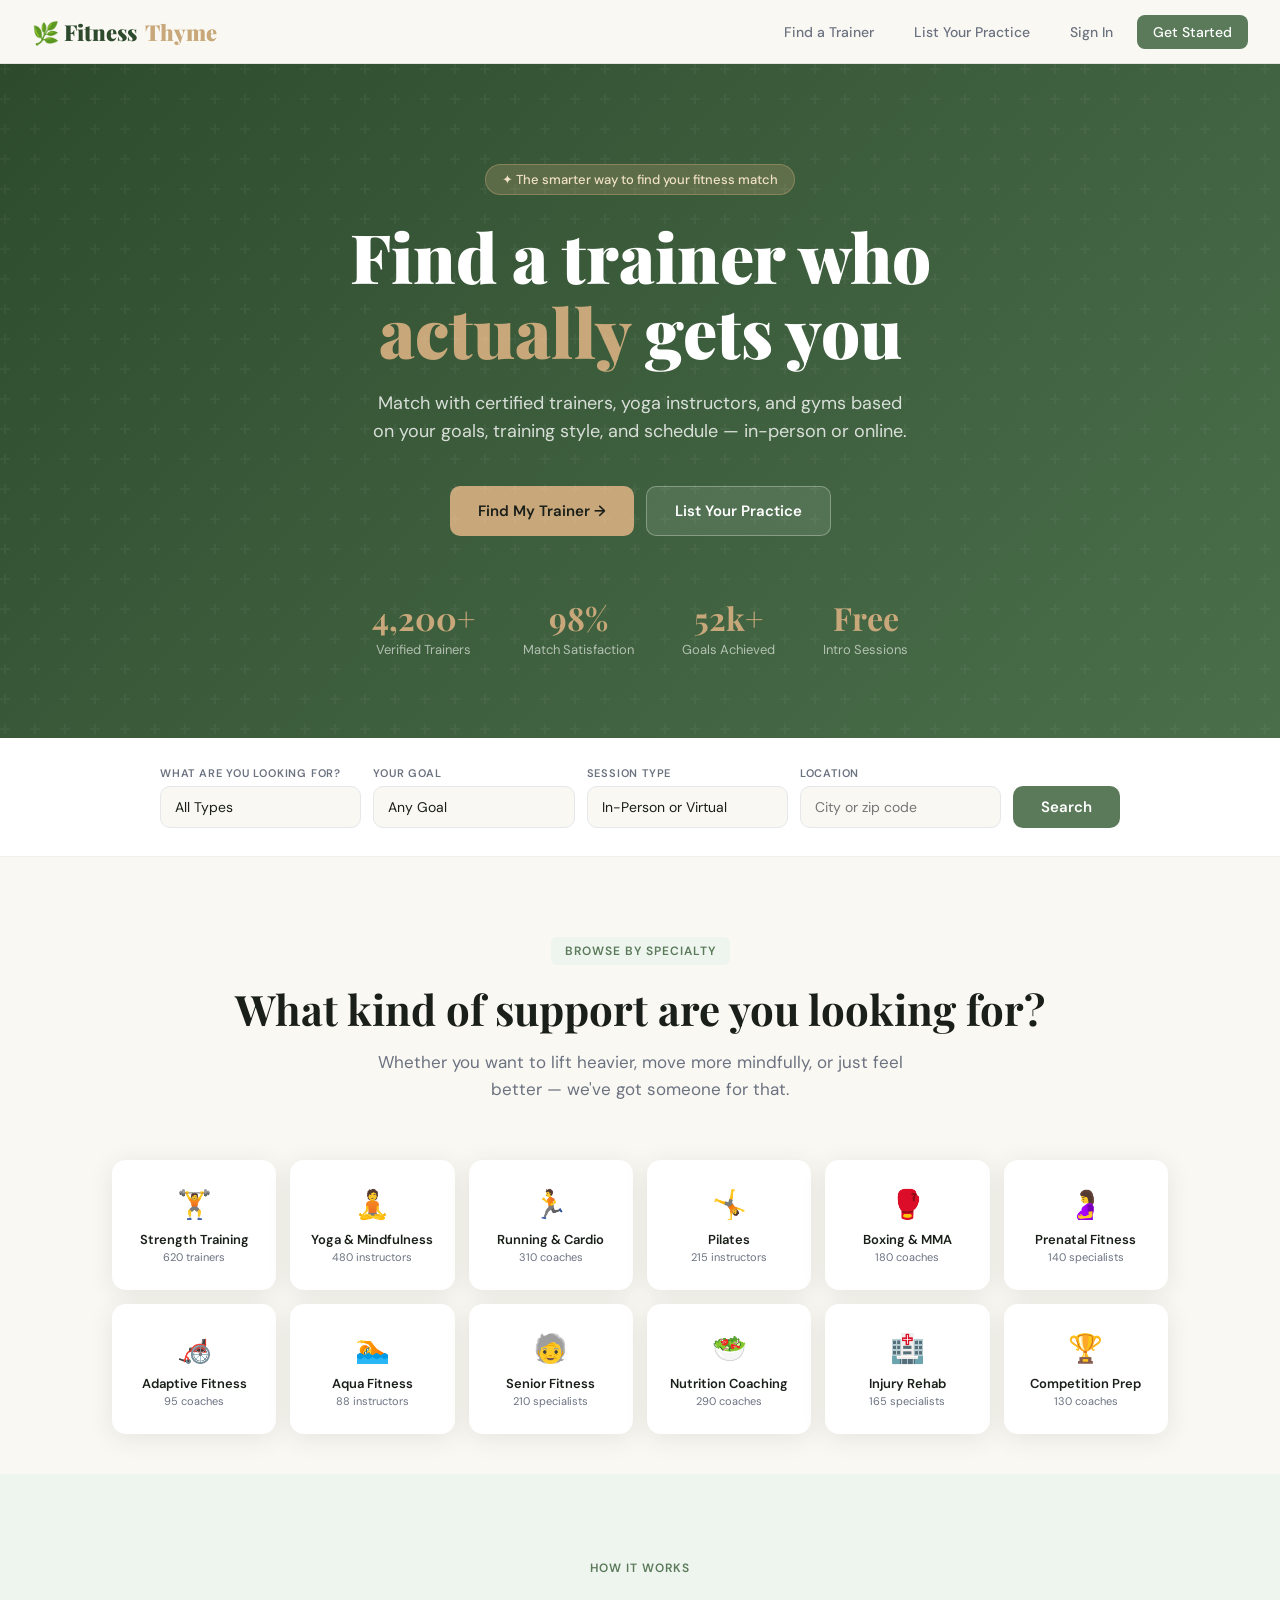
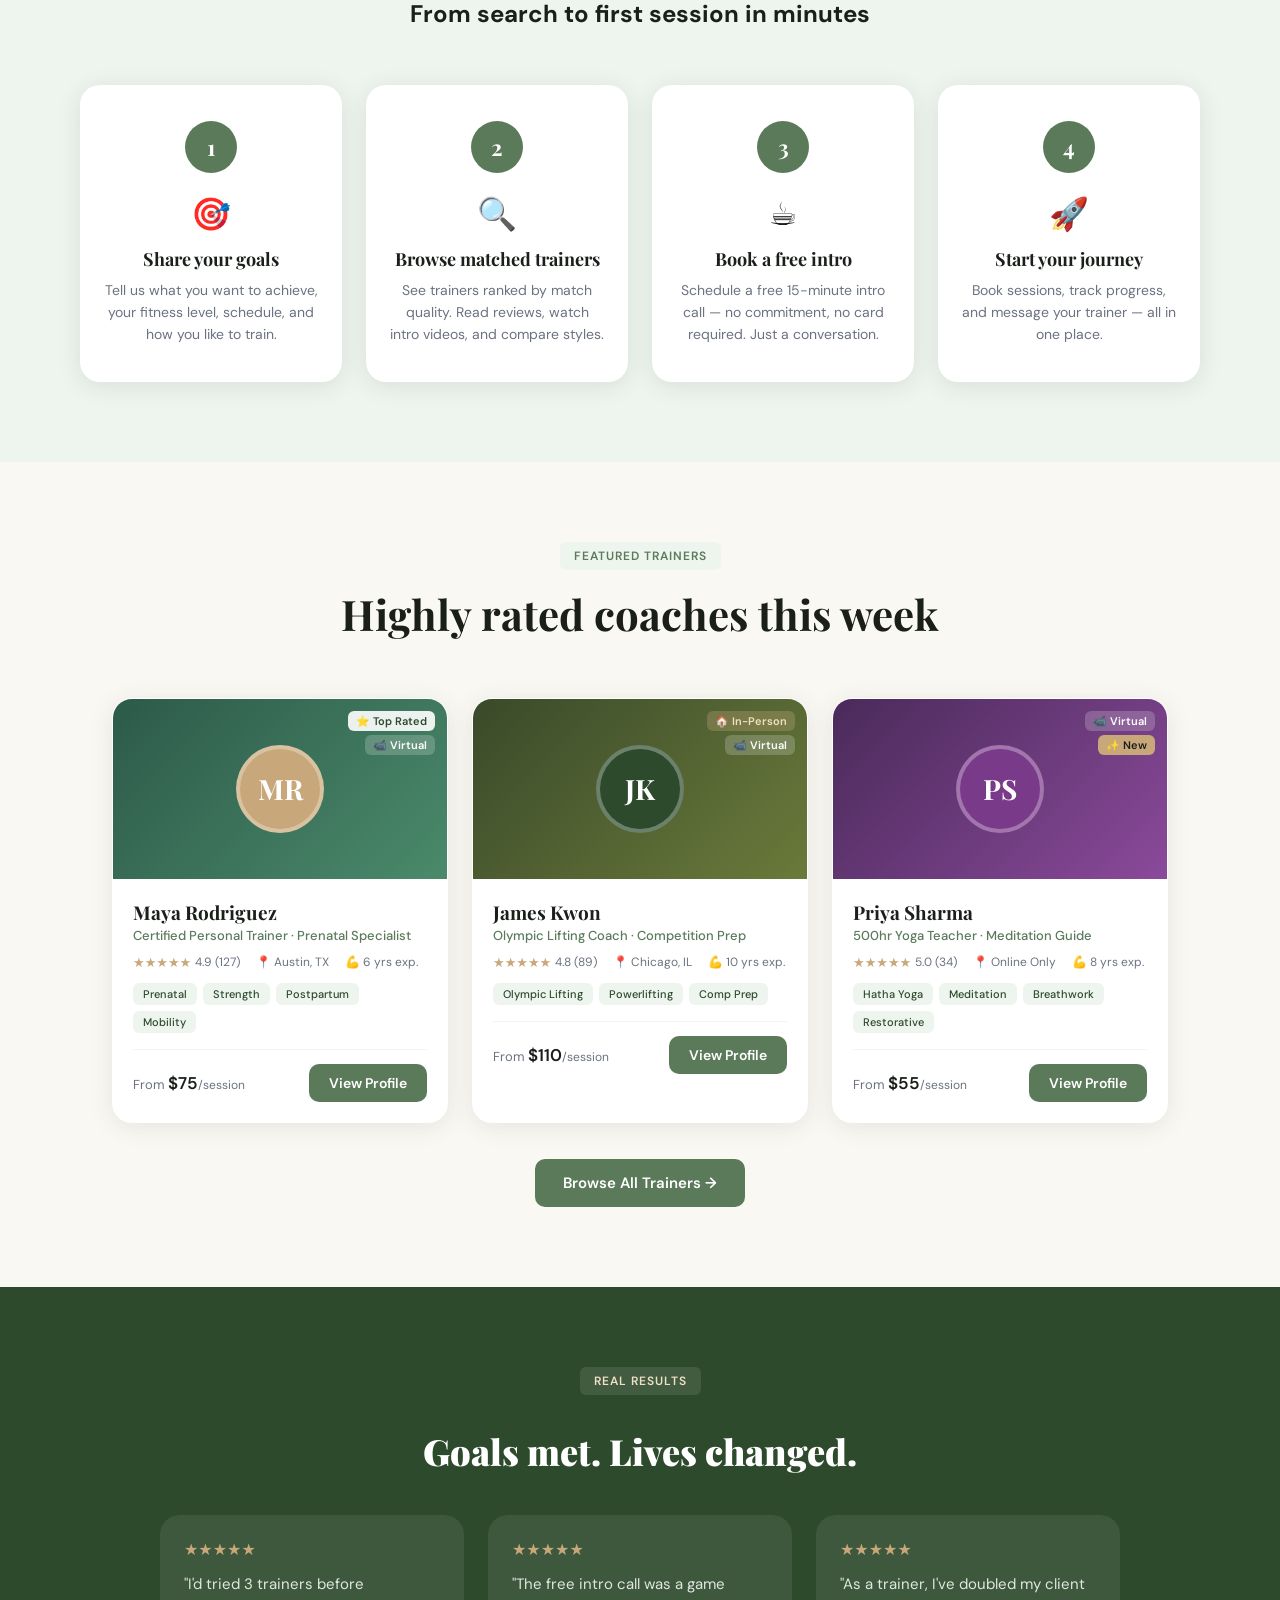
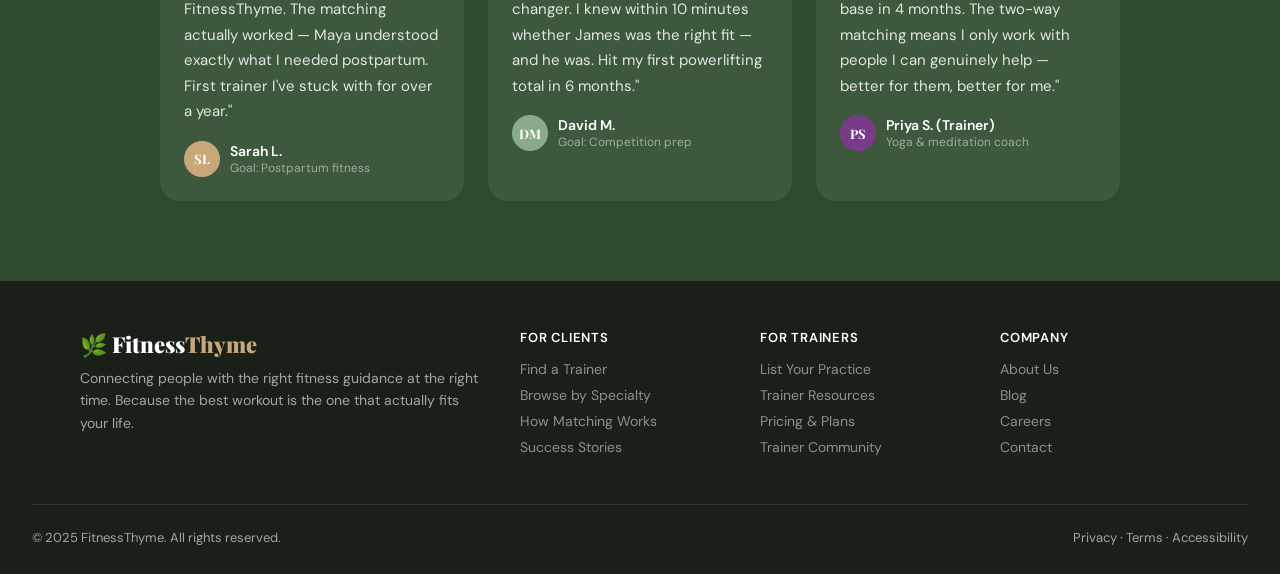
<file: attached_assets/fitnessthyme_website_1777766578024.html>
<!DOCTYPE html>
<html lang="en">
<head>
<meta charset="UTF-8">
<meta name="viewport" content="width=device-width, initial-scale=1.0">
<title>FitnessThyme — Find Your Perfect Trainer</title>
<link href="https://fonts.googleapis.com/css2?family=Playfair+Display:wght@400;700;900&family=DM+Sans:wght@300;400;500;600&display=swap" rel="stylesheet">
<style>
  *, *::before, *::after { box-sizing: border-box; margin: 0; padding: 0; }

  :root {
    --sage: #5a7a5a;
    --sage-light: #8aab8a;
    --sage-pale: #eef4ee;
    --sage-dark: #2d4a2d;
    --earth: #c8a87a;
    --earth-light: #f0e0c4;
    --earth-dark: #8a6840;
    --cream: #faf8f3;
    --dark: #1a1f1a;
    --gray: #6b7280;
    --gray-light: #f3f4f6;
    --white: #ffffff;
    --red: #e55a5a;
    --radius: 14px;
    --radius-lg: 20px;
    --font-display: 'Playfair Display', Georgia, serif;
    --font-body: 'DM Sans', system-ui, sans-serif;
    --shadow: 0 4px 24px rgba(42,62,42,0.10);
    --shadow-lg: 0 12px 48px rgba(42,62,42,0.14);
  }

  body { font-family: var(--font-body); background: var(--cream); color: var(--dark); min-height: 100vh; overflow-x: hidden; }

  /* ── PAGE SECTIONS ── */
  .page { display: none; }
  .page.active { display: block; }

  /* ── NAV ── */
  nav {
    position: sticky; top: 0; z-index: 100;
    background: rgba(250,248,243,0.96); backdrop-filter: blur(12px);
    border-bottom: 1px solid rgba(90,122,90,0.15);
    display: flex; align-items: center; justify-content: space-between;
    padding: 0 32px; height: 64px;
  }
  .nav-logo { font-family: var(--font-display); font-size: 22px; font-weight: 900; color: var(--sage-dark); cursor: pointer; display: flex; align-items: center; gap: 8px; }
  .nav-logo span { color: var(--earth); }
  .nav-links { display: flex; align-items: center; gap: 8px; }
  .nav-btn { background: none; border: none; font-family: var(--font-body); font-size: 14px; font-weight: 500; color: var(--gray); cursor: pointer; padding: 8px 16px; border-radius: 8px; transition: all 0.2s; }
  .nav-btn:hover { background: var(--sage-pale); color: var(--sage-dark); }
  .nav-btn.primary { background: var(--sage); color: white; }
  .nav-btn.primary:hover { background: var(--sage-dark); }

  /* ── HERO ── */
  .hero {
    background: linear-gradient(135deg, var(--sage-dark) 0%, #3d5e3d 50%, #4a6e4a 100%);
    color: white; padding: 100px 32px 80px; text-align: center; position: relative; overflow: hidden;
  }
  .hero::before {
    content: ''; position: absolute; inset: 0;
    background: url("data:image/svg+xml,%3Csvg width='60' height='60' viewBox='0 0 60 60' xmlns='http://www.w3.org/2000/svg'%3E%3Cg fill='none' fill-rule='evenodd'%3E%3Cg fill='%23ffffff' fill-opacity='0.04'%3E%3Cpath d='M36 34v-4h-2v4h-4v2h4v4h2v-4h4v-2h-4zm0-30V0h-2v4h-4v2h4v4h2V6h4V4h-4zM6 34v-4H4v4H0v2h4v4h2v-4h4v-2H6zM6 4V0H4v4H0v2h4v4h2V6h4V4H6z'/%3E%3C/g%3E%3C/g%3E%3C/svg%3E");
  }
  .hero-badge { display: inline-flex; align-items: center; gap: 6px; background: rgba(200,168,122,0.25); border: 1px solid rgba(200,168,122,0.4); border-radius: 20px; padding: 6px 16px; font-size: 13px; font-weight: 500; color: var(--earth-light); margin-bottom: 24px; }
  .hero h1 { font-family: var(--font-display); font-size: clamp(36px, 6vw, 68px); font-weight: 900; line-height: 1.1; margin-bottom: 20px; max-width: 800px; margin-left: auto; margin-right: auto; }
  .hero h1 em { color: var(--earth); font-style: normal; }
  .hero p { font-size: 18px; color: rgba(255,255,255,0.8); max-width: 540px; margin: 0 auto 40px; line-height: 1.6; }
  .hero-cta { display: flex; gap: 12px; justify-content: center; flex-wrap: wrap; margin-bottom: 60px; }
  .btn { display: inline-flex; align-items: center; gap: 8px; padding: 14px 28px; border-radius: 10px; font-family: var(--font-body); font-size: 15px; font-weight: 600; cursor: pointer; border: none; transition: all 0.2s; text-decoration: none; }
  .btn-primary { background: var(--earth); color: var(--dark); }
  .btn-primary:hover { background: #d4a060; transform: translateY(-1px); box-shadow: 0 6px 20px rgba(200,168,122,0.4); }
  .btn-outline { background: rgba(255,255,255,0.1); color: white; border: 1.5px solid rgba(255,255,255,0.3); }
  .btn-outline:hover { background: rgba(255,255,255,0.2); transform: translateY(-1px); }
  .btn-sage { background: var(--sage); color: white; }
  .btn-sage:hover { background: var(--sage-dark); transform: translateY(-1px); }
  .btn-sm { padding: 10px 20px; font-size: 14px; }

  .hero-stats { display: flex; justify-content: center; gap: 48px; }
  .hero-stat { text-align: center; }
  .hero-stat-num { font-family: var(--font-display); font-size: 32px; font-weight: 700; color: var(--earth); }
  .hero-stat-label { font-size: 13px; color: rgba(255,255,255,0.6); margin-top: 2px; }

  /* ── SECTION ── */
  .section { padding: 80px 32px; max-width: 1120px; margin: 0 auto; }
  .section-header { text-align: center; margin-bottom: 56px; }
  .section-tag { display: inline-block; background: var(--sage-pale); color: var(--sage); font-size: 12px; font-weight: 600; letter-spacing: 1px; text-transform: uppercase; padding: 6px 14px; border-radius: 6px; margin-bottom: 16px; }
  .section h2 { font-family: var(--font-display); font-size: clamp(28px, 4vw, 42px); font-weight: 700; color: var(--dark); margin-bottom: 12px; }
  .section p.lead { font-size: 17px; color: var(--gray); max-width: 560px; margin: 0 auto; line-height: 1.6; }

  /* ── SEARCH BAR ── */
  .search-section { background: white; border-bottom: 1px solid rgba(90,122,90,0.1); padding: 28px 32px; }
  .search-inner { max-width: 960px; margin: 0 auto; }
  .search-bar { display: flex; gap: 12px; flex-wrap: wrap; align-items: flex-end; }
  .search-field { flex: 1; min-width: 180px; }
  .search-field label { display: block; font-size: 11px; font-weight: 600; text-transform: uppercase; letter-spacing: 0.8px; color: var(--gray); margin-bottom: 6px; }
  .search-field select, .search-field input {
    width: 100%; padding: 11px 14px; border: 1.5px solid #e5e7eb; border-radius: 10px;
    font-family: var(--font-body); font-size: 14px; color: var(--dark); background: var(--cream);
    appearance: none; outline: none; transition: border-color 0.2s;
  }
  .search-field select:focus, .search-field input:focus { border-color: var(--sage); }
  .search-submit { padding: 11px 28px; background: var(--sage); color: white; border: none; border-radius: 10px; font-family: var(--font-body); font-size: 15px; font-weight: 600; cursor: pointer; transition: background 0.2s; white-space: nowrap; }
  .search-submit:hover { background: var(--sage-dark); }

  /* ── TRAINER CARDS ── */
  .trainers-grid { display: grid; grid-template-columns: repeat(auto-fill, minmax(320px, 1fr)); gap: 24px; }
  .trainer-card {
    background: white; border-radius: var(--radius-lg); overflow: hidden;
    box-shadow: var(--shadow); transition: all 0.3s; cursor: pointer;
    border: 1.5px solid transparent;
  }
  .trainer-card:hover { transform: translateY(-4px); box-shadow: var(--shadow-lg); border-color: var(--sage-light); }
  .card-top { position: relative; height: 180px; background: linear-gradient(135deg, var(--sage-dark), var(--sage)); display: flex; align-items: center; justify-content: center; }
  .card-avatar { width: 88px; height: 88px; border-radius: 50%; background: var(--earth); display: flex; align-items: center; justify-content: center; font-family: var(--font-display); font-size: 28px; font-weight: 700; color: white; border: 4px solid rgba(255,255,255,0.3); }
  .card-badges { position: absolute; top: 12px; right: 12px; display: flex; flex-direction: column; gap: 4px; align-items: flex-end; }
  .badge { display: inline-flex; align-items: center; gap: 4px; font-size: 11px; font-weight: 600; padding: 3px 8px; border-radius: 6px; }
  .badge-virtual { background: rgba(255,255,255,0.2); color: white; backdrop-filter: blur(8px); }
  .badge-inperson { background: rgba(200,168,122,0.3); color: var(--earth-light); }
  .badge-new { background: var(--earth); color: var(--dark); }
  .badge-top { background: rgba(255,255,255,0.9); color: var(--sage-dark); }
  .card-body { padding: 20px; }
  .card-name { font-family: var(--font-display); font-size: 19px; font-weight: 700; color: var(--dark); margin-bottom: 2px; }
  .card-title { font-size: 13px; color: var(--sage); font-weight: 500; margin-bottom: 10px; }
  .card-meta { display: flex; gap: 16px; font-size: 12px; color: var(--gray); margin-bottom: 12px; }
  .card-meta span { display: flex; align-items: center; gap: 4px; }
  .stars { color: var(--earth); font-size: 13px; }
  .card-tags { display: flex; flex-wrap: wrap; gap: 6px; margin-bottom: 16px; }
  .tag { font-size: 11px; font-weight: 500; padding: 4px 10px; border-radius: 6px; background: var(--sage-pale); color: var(--sage-dark); }
  .card-footer { display: flex; align-items: center; justify-content: space-between; border-top: 1px solid var(--gray-light); padding-top: 14px; }
  .card-price { font-size: 13px; color: var(--gray); }
  .card-price strong { font-size: 17px; color: var(--dark); font-weight: 600; }

  /* ── HOW IT WORKS ── */
  .steps-grid { display: grid; grid-template-columns: repeat(auto-fit, minmax(200px, 1fr)); gap: 24px; }
  .step-card { text-align: center; padding: 36px 24px; background: white; border-radius: var(--radius-lg); box-shadow: var(--shadow); position: relative; }
  .step-num { width: 52px; height: 52px; border-radius: 50%; background: var(--sage); color: white; font-family: var(--font-display); font-size: 22px; font-weight: 700; display: flex; align-items: center; justify-content: center; margin: 0 auto 20px; }
  .step-icon { font-size: 32px; margin-bottom: 12px; }
  .step-card h3 { font-family: var(--font-display); font-size: 18px; font-weight: 700; margin-bottom: 8px; }
  .step-card p { font-size: 14px; color: var(--gray); line-height: 1.6; }

  /* ── CATEGORIES ── */
  .cats-grid { display: grid; grid-template-columns: repeat(auto-fill, minmax(150px, 1fr)); gap: 14px; }
  .cat-card {
    background: white; border-radius: var(--radius); padding: 24px 16px; text-align: center;
    box-shadow: var(--shadow); cursor: pointer; border: 2px solid transparent;
    transition: all 0.2s;
  }
  .cat-card:hover, .cat-card.active { border-color: var(--sage); background: var(--sage-pale); }
  .cat-icon { font-size: 28px; margin-bottom: 8px; }
  .cat-card h4 { font-size: 13px; font-weight: 600; color: var(--dark); }
  .cat-card p { font-size: 11px; color: var(--gray); margin-top: 2px; }

  /* ── PROFILE PAGE ── */
  .profile-header { background: linear-gradient(135deg, var(--sage-dark), #3d5e3d); color: white; padding: 40px 32px; }
  .profile-inner { max-width: 1000px; margin: 0 auto; display: flex; gap: 32px; align-items: flex-start; flex-wrap: wrap; }
  .profile-avatar { width: 120px; height: 120px; border-radius: 50%; background: var(--earth); display: flex; align-items: center; justify-content: center; font-family: var(--font-display); font-size: 40px; font-weight: 700; color: white; border: 5px solid rgba(255,255,255,0.3); flex-shrink: 0; }
  .profile-info { flex: 1; min-width: 200px; }
  .profile-info h1 { font-family: var(--font-display); font-size: 32px; font-weight: 900; margin-bottom: 4px; }
  .profile-info .subtitle { color: rgba(255,255,255,0.8); font-size: 15px; margin-bottom: 12px; }
  .profile-meta { display: flex; gap: 20px; flex-wrap: wrap; font-size: 13px; color: rgba(255,255,255,0.7); }
  .profile-meta span { display: flex; align-items: center; gap: 5px; }
  .profile-actions { display: flex; gap: 10px; margin-top: 20px; flex-wrap: wrap; }

  .profile-body { max-width: 1000px; margin: 0 auto; padding: 32px; display: grid; grid-template-columns: 2fr 1fr; gap: 28px; }
  @media (max-width: 700px) { .profile-body { grid-template-columns: 1fr; } .hero-stats { gap: 24px; } .search-bar { flex-direction: column; } .profile-inner { flex-direction: column; } }

  .card-section { background: white; border-radius: var(--radius-lg); padding: 24px; box-shadow: var(--shadow); margin-bottom: 20px; }
  .card-section h3 { font-family: var(--font-display); font-size: 17px; font-weight: 700; color: var(--dark); margin-bottom: 16px; padding-bottom: 10px; border-bottom: 1px solid var(--gray-light); }

  .review-card { padding: 16px; background: var(--gray-light); border-radius: 10px; margin-bottom: 12px; }
  .review-header { display: flex; justify-content: space-between; align-items: center; margin-bottom: 8px; }
  .reviewer { font-weight: 600; font-size: 14px; }
  .review-goal { font-size: 11px; color: var(--sage); font-weight: 500; background: var(--sage-pale); padding: 2px 8px; border-radius: 6px; }
  .review-text { font-size: 14px; color: #374151; line-height: 1.5; }

  .availability-grid { display: grid; grid-template-columns: repeat(7, 1fr); gap: 6px; }
  .avail-day { text-align: center; }
  .avail-label { font-size: 10px; font-weight: 600; color: var(--gray); text-transform: uppercase; margin-bottom: 4px; }
  .avail-slot { height: 28px; border-radius: 6px; font-size: 11px; display: flex; align-items: center; justify-content: center; cursor: pointer; transition: all 0.2s; margin-bottom: 4px; }
  .avail-open { background: var(--sage-pale); color: var(--sage-dark); font-weight: 500; }
  .avail-open:hover { background: var(--sage); color: white; }
  .avail-busy { background: var(--gray-light); color: #ccc; cursor: default; }

  .booking-btn { width: 100%; padding: 14px; background: var(--sage); color: white; border: none; border-radius: 10px; font-family: var(--font-body); font-size: 16px; font-weight: 600; cursor: pointer; transition: background 0.2s; margin-top: 12px; }
  .booking-btn:hover { background: var(--sage-dark); }

  /* ── MODAL ── */
  .modal-overlay { position: fixed; inset: 0; background: rgba(0,0,0,0.5); z-index: 1000; display: none; align-items: center; justify-content: center; padding: 20px; }
  .modal-overlay.open { display: flex; }
  .modal { background: white; border-radius: var(--radius-lg); max-width: 520px; width: 100%; max-height: 90vh; overflow-y: auto; padding: 32px; box-shadow: var(--shadow-lg); }
  .modal h2 { font-family: var(--font-display); font-size: 22px; font-weight: 700; margin-bottom: 6px; }
  .modal .sub { font-size: 14px; color: var(--gray); margin-bottom: 24px; }
  .modal-close { position: absolute; top: 16px; right: 16px; background: var(--gray-light); border: none; width: 32px; height: 32px; border-radius: 50%; font-size: 18px; cursor: pointer; display: flex; align-items: center; justify-content: center; }
  .modal { position: relative; }

  .form-group { margin-bottom: 18px; }
  .form-group label { display: block; font-size: 13px; font-weight: 600; color: var(--dark); margin-bottom: 6px; }
  .form-group input, .form-group select, .form-group textarea {
    width: 100%; padding: 10px 14px; border: 1.5px solid #e5e7eb; border-radius: 10px;
    font-family: var(--font-body); font-size: 14px; color: var(--dark);
    outline: none; transition: border-color 0.2s; resize: vertical;
  }
  .form-group input:focus, .form-group select:focus, .form-group textarea:focus { border-color: var(--sage); }
  .form-row { display: grid; grid-template-columns: 1fr 1fr; gap: 14px; }
  .session-types { display: grid; grid-template-columns: 1fr 1fr; gap: 10px; margin-top: 6px; }
  .session-type { padding: 12px; border: 2px solid #e5e7eb; border-radius: 10px; cursor: pointer; text-align: center; transition: all 0.2s; }
  .session-type.selected { border-color: var(--sage); background: var(--sage-pale); }
  .session-type h4 { font-size: 14px; font-weight: 600; margin-bottom: 2px; }
  .session-type p { font-size: 12px; color: var(--gray); }

  .goals-grid { display: grid; grid-template-columns: repeat(3, 1fr); gap: 8px; margin-top: 6px; }
  .goal-chip { padding: 8px 10px; border: 1.5px solid #e5e7eb; border-radius: 8px; font-size: 12px; font-weight: 500; cursor: pointer; text-align: center; transition: all 0.2s; }
  .goal-chip.selected { border-color: var(--sage); background: var(--sage-pale); color: var(--sage-dark); }

  .success-state { text-align: center; padding: 20px 0; }
  .success-icon { width: 64px; height: 64px; background: var(--sage-pale); border-radius: 50%; display: flex; align-items: center; justify-content: center; font-size: 28px; margin: 0 auto 16px; }
  .success-state h3 { font-family: var(--font-display); font-size: 22px; font-weight: 700; margin-bottom: 8px; }
  .success-state p { font-size: 15px; color: var(--gray); line-height: 1.6; }

  /* ── FOOTER ── */
  footer { background: var(--dark); color: rgba(255,255,255,0.6); padding: 48px 32px 28px; }
  .footer-inner { max-width: 1120px; margin: 0 auto; display: grid; grid-template-columns: 2fr 1fr 1fr 1fr; gap: 40px; margin-bottom: 40px; }
  @media (max-width: 700px) { .footer-inner { grid-template-columns: 1fr 1fr; } .trainers-grid { grid-template-columns: 1fr; } .cats-grid { grid-template-columns: repeat(3, 1fr); } }
  .footer-brand h3 { font-family: var(--font-display); font-size: 22px; font-weight: 900; color: white; margin-bottom: 8px; }
  .footer-brand span { color: var(--earth); }
  .footer-brand p { font-size: 14px; line-height: 1.6; }
  .footer-col h4 { font-size: 13px; font-weight: 600; color: white; margin-bottom: 14px; text-transform: uppercase; letter-spacing: 0.8px; }
  .footer-col a { display: block; font-size: 14px; color: rgba(255,255,255,0.5); text-decoration: none; margin-bottom: 8px; cursor: pointer; transition: color 0.2s; }
  .footer-col a:hover { color: var(--earth); }
  .footer-bottom { border-top: 1px solid rgba(255,255,255,0.1); padding-top: 24px; display: flex; justify-content: space-between; font-size: 13px; flex-wrap: gap; }

  /* ── TABS ── */
  .tabs { display: flex; border-bottom: 2px solid var(--gray-light); margin-bottom: 24px; }
  .tab { padding: 10px 20px; font-size: 14px; font-weight: 500; cursor: pointer; border: none; background: none; color: var(--gray); border-bottom: 2px solid transparent; margin-bottom: -2px; transition: all 0.2s; font-family: var(--font-body); }
  .tab.active { color: var(--sage-dark); border-bottom-color: var(--sage); font-weight: 600; }

  /* ── MISC ── */
  .divider { height: 1px; background: rgba(90,122,90,0.1); margin: 0 32px; }
  .bg-sage-pale { background: var(--sage-pale); }
  .bg-white { background: white; }
  .text-center { text-align: center; }
  .specialty-grid { display: grid; grid-template-columns: repeat(auto-fill, minmax(130px, 1fr)); gap: 10px; }
  .specialty-chip { padding: 10px 14px; background: var(--sage-pale); border-radius: 8px; text-align: center; font-size: 13px; font-weight: 500; color: var(--sage-dark); cursor: pointer; transition: all 0.2s; border: 1.5px solid transparent; }
  .specialty-chip:hover { border-color: var(--sage); }
  .specialty-chip.selected { background: var(--sage); color: white; border-color: var(--sage); }

  .intro-video-box { background: var(--sage-dark); border-radius: var(--radius); height: 140px; display: flex; align-items: center; justify-content: center; cursor: pointer; position: relative; overflow: hidden; }
  .play-btn { width: 52px; height: 52px; background: rgba(255,255,255,0.9); border-radius: 50%; display: flex; align-items: center; justify-content: center; font-size: 20px; color: var(--sage-dark); transition: transform 0.2s; }
  .intro-video-box:hover .play-btn { transform: scale(1.1); }
  .video-label { position: absolute; bottom: 12px; left: 14px; font-size: 12px; color: rgba(255,255,255,0.8); font-weight: 500; }

  .trial-banner { background: linear-gradient(135deg, var(--earth-light), #f8ead8); border: 1.5px solid var(--earth); border-radius: var(--radius); padding: 16px; margin-top: 16px; }
  .trial-banner h4 { font-size: 14px; font-weight: 700; color: var(--earth-dark); margin-bottom: 4px; }
  .trial-banner p { font-size: 13px; color: var(--earth-dark); opacity: 0.8; margin-bottom: 10px; }
  .trial-btn { background: var(--earth); color: var(--dark); border: none; padding: 9px 18px; border-radius: 8px; font-family: var(--font-body); font-size: 13px; font-weight: 600; cursor: pointer; transition: background 0.2s; }
  .trial-btn:hover { background: #d4a060; }

  .trainer-reg { max-width: 640px; margin: 0 auto; padding: 48px 32px; }
  .trainer-reg h1 { font-family: var(--font-display); font-size: 36px; font-weight: 900; color: var(--sage-dark); margin-bottom: 8px; }
  .trainer-reg p.sub { font-size: 16px; color: var(--gray); margin-bottom: 36px; line-height: 1.6; }
  .reg-card { background: white; border-radius: var(--radius-lg); padding: 32px; box-shadow: var(--shadow); margin-bottom: 20px; }
  .reg-card h3 { font-family: var(--font-display); font-size: 18px; font-weight: 700; margin-bottom: 20px; color: var(--sage-dark); }

  .filter-row { display: flex; gap: 8px; flex-wrap: wrap; padding: 16px 32px; background: var(--gray-light); border-bottom: 1px solid #e5e7eb; }
  .filter-chip { padding: 6px 14px; background: white; border: 1.5px solid #e5e7eb; border-radius: 20px; font-size: 13px; font-weight: 500; cursor: pointer; transition: all 0.2s; }
  .filter-chip:hover, .filter-chip.active { background: var(--sage); color: white; border-color: var(--sage); }
  .results-meta { padding: 16px 32px; font-size: 14px; color: var(--gray); }
  .results-meta strong { color: var(--dark); }
</style>
</head>
<body>

<!-- NAV -->
<nav>
  <div class="nav-logo" onclick="showPage('home')">🌿 Fitness<span>Thyme</span></div>
  <div class="nav-links">
    <button class="nav-btn" onclick="showPage('browse')">Find a Trainer</button>
    <button class="nav-btn" onclick="showPage('register')">List Your Practice</button>
    <button class="nav-btn" onclick="openModal('signin')">Sign In</button>
    <button class="nav-btn primary" onclick="openModal('signup')">Get Started</button>
  </div>
</nav>

<!-- ══ HOME PAGE ══ -->
<div id="page-home" class="page active">

  <!-- HERO -->
  <div class="hero">
    <div class="hero-badge">✦ The smarter way to find your fitness match</div>
    <h1>Find a trainer who <em>actually</em> gets you</h1>
    <p>Match with certified trainers, yoga instructors, and gyms based on your goals, training style, and schedule — in-person or online.</p>
    <div class="hero-cta">
      <button class="btn btn-primary" onclick="showPage('browse')">Find My Trainer →</button>
      <button class="btn btn-outline" onclick="showPage('register')">List Your Practice</button>
    </div>
    <div class="hero-stats">
      <div class="hero-stat"><div class="hero-stat-num">4,200+</div><div class="hero-stat-label">Verified Trainers</div></div>
      <div class="hero-stat"><div class="hero-stat-num">98%</div><div class="hero-stat-label">Match Satisfaction</div></div>
      <div class="hero-stat"><div class="hero-stat-num">52k+</div><div class="hero-stat-label">Goals Achieved</div></div>
      <div class="hero-stat"><div class="hero-stat-num">Free</div><div class="hero-stat-label">Intro Sessions</div></div>
    </div>
  </div>

  <!-- QUICK SEARCH -->
  <div class="search-section">
    <div class="search-inner">
      <div class="search-bar">
        <div class="search-field">
          <label>What are you looking for?</label>
          <select id="hs-type">
            <option>All Types</option>
            <option>Personal Trainer</option>
            <option>Yoga Instructor</option>
            <option>Fitness Center</option>
            <option>Gym</option>
            <option>Pilates Instructor</option>
            <option>Nutritionist</option>
          </select>
        </div>
        <div class="search-field">
          <label>Your goal</label>
          <select>
            <option>Any Goal</option>
            <option>Weight Loss</option>
            <option>Build Muscle</option>
            <option>Improve Flexibility</option>
            <option>Athletic Performance</option>
            <option>Stress Relief</option>
            <option>Injury Recovery</option>
            <option>Prenatal Fitness</option>
            <option>Senior Fitness</option>
          </select>
        </div>
        <div class="search-field">
          <label>Session type</label>
          <select>
            <option>In-Person or Virtual</option>
            <option>In-Person Only</option>
            <option>Virtual Only</option>
          </select>
        </div>
        <div class="search-field">
          <label>Location</label>
          <input type="text" placeholder="City or zip code" />
        </div>
        <button class="search-submit" onclick="showPage('browse')">Search</button>
      </div>
    </div>
  </div>

  <!-- CATEGORIES -->
  <div class="section" style="padding-bottom: 40px;">
    <div class="section-header">
      <div class="section-tag">Browse by specialty</div>
      <h2>What kind of support are you looking for?</h2>
      <p class="lead">Whether you want to lift heavier, move more mindfully, or just feel better — we've got someone for that.</p>
    </div>
    <div class="cats-grid">
      <div class="cat-card" onclick="showPage('browse')"><div class="cat-icon">🏋️</div><h4>Strength Training</h4><p>620 trainers</p></div>
      <div class="cat-card" onclick="showPage('browse')"><div class="cat-icon">🧘</div><h4>Yoga & Mindfulness</h4><p>480 instructors</p></div>
      <div class="cat-card" onclick="showPage('browse')"><div class="cat-icon">🏃</div><h4>Running & Cardio</h4><p>310 coaches</p></div>
      <div class="cat-card" onclick="showPage('browse')"><div class="cat-icon">🤸</div><h4>Pilates</h4><p>215 instructors</p></div>
      <div class="cat-card" onclick="showPage('browse')"><div class="cat-icon">🥊</div><h4>Boxing & MMA</h4><p>180 coaches</p></div>
      <div class="cat-card" onclick="showPage('browse')"><div class="cat-icon">🤰</div><h4>Prenatal Fitness</h4><p>140 specialists</p></div>
      <div class="cat-card" onclick="showPage('browse')"><div class="cat-icon">🦽</div><h4>Adaptive Fitness</h4><p>95 coaches</p></div>
      <div class="cat-card" onclick="showPage('browse')"><div class="cat-icon">🏊</div><h4>Aqua Fitness</h4><p>88 instructors</p></div>
      <div class="cat-card" onclick="showPage('browse')"><div class="cat-icon">🧓</div><h4>Senior Fitness</h4><p>210 specialists</p></div>
      <div class="cat-card" onclick="showPage('browse')"><div class="cat-icon">🥗</div><h4>Nutrition Coaching</h4><p>290 coaches</p></div>
      <div class="cat-card" onclick="showPage('browse')"><div class="cat-icon">🏥</div><h4>Injury Rehab</h4><p>165 specialists</p></div>
      <div class="cat-card" onclick="showPage('browse')"><div class="cat-icon">🏆</div><h4>Competition Prep</h4><p>130 coaches</p></div>
    </div>
  </div>

  <!-- HOW IT WORKS -->
  <div style="background: var(--sage-pale); padding: 80px 32px;">
    <div style="max-width: 1120px; margin: 0 auto;">
      <div class="section-header">
        <div class="section-tag">How it works</div>
        <h2>From search to first session in minutes</h2>
      </div>
      <div class="steps-grid">
        <div class="step-card">
          <div class="step-num">1</div>
          <div class="step-icon">🎯</div>
          <h3>Share your goals</h3>
          <p>Tell us what you want to achieve, your fitness level, schedule, and how you like to train.</p>
        </div>
        <div class="step-card">
          <div class="step-num">2</div>
          <div class="step-icon">🔍</div>
          <h3>Browse matched trainers</h3>
          <p>See trainers ranked by match quality. Read reviews, watch intro videos, and compare styles.</p>
        </div>
        <div class="step-card">
          <div class="step-num">3</div>
          <div class="step-icon">☕</div>
          <h3>Book a free intro</h3>
          <p>Schedule a free 15-minute intro call — no commitment, no card required. Just a conversation.</p>
        </div>
        <div class="step-card">
          <div class="step-num">4</div>
          <div class="step-icon">🚀</div>
          <h3>Start your journey</h3>
          <p>Book sessions, track progress, and message your trainer — all in one place.</p>
        </div>
      </div>
    </div>
  </div>

  <!-- FEATURED TRAINERS -->
  <div class="section">
    <div class="section-header">
      <div class="section-tag">Featured trainers</div>
      <h2>Highly rated coaches this week</h2>
    </div>
    <div class="trainers-grid">
      <div class="trainer-card" onclick="showProfile('maya')">
        <div class="card-top" style="background: linear-gradient(135deg,#2d5a4a,#4a8a6a);">
          <div class="card-avatar">MR</div>
          <div class="card-badges"><span class="badge badge-top">⭐ Top Rated</span><span class="badge badge-virtual">📹 Virtual</span></div>
        </div>
        <div class="card-body">
          <div class="card-name">Maya Rodriguez</div>
          <div class="card-title">Certified Personal Trainer · Prenatal Specialist</div>
          <div class="card-meta">
            <span><span class="stars">★★★★★</span> 4.9 (127)</span>
            <span>📍 Austin, TX</span>
            <span>💪 6 yrs exp.</span>
          </div>
          <div class="card-tags">
            <span class="tag">Prenatal</span><span class="tag">Strength</span><span class="tag">Postpartum</span><span class="tag">Mobility</span>
          </div>
          <div class="card-footer">
            <div class="card-price">From <strong>$75</strong><span style="color:var(--gray);font-size:12px;">/session</span></div>
            <button class="btn btn-sage btn-sm">View Profile</button>
          </div>
        </div>
      </div>

      <div class="trainer-card" onclick="showProfile('james')">
        <div class="card-top" style="background: linear-gradient(135deg,#3a4a2a,#6a7a3a);">
          <div class="card-avatar" style="background:var(--sage-dark);">JK</div>
          <div class="card-badges"><span class="badge badge-inperson">🏠 In-Person</span><span class="badge badge-virtual">📹 Virtual</span></div>
        </div>
        <div class="card-body">
          <div class="card-name">James Kwon</div>
          <div class="card-title">Olympic Lifting Coach · Competition Prep</div>
          <div class="card-meta">
            <span><span class="stars">★★★★★</span> 4.8 (89)</span>
            <span>📍 Chicago, IL</span>
            <span>💪 10 yrs exp.</span>
          </div>
          <div class="card-tags">
            <span class="tag">Olympic Lifting</span><span class="tag">Powerlifting</span><span class="tag">Comp Prep</span>
          </div>
          <div class="card-footer">
            <div class="card-price">From <strong>$110</strong><span style="color:var(--gray);font-size:12px;">/session</span></div>
            <button class="btn btn-sage btn-sm">View Profile</button>
          </div>
        </div>
      </div>

      <div class="trainer-card" onclick="showProfile('priya')">
        <div class="card-top" style="background: linear-gradient(135deg,#4a2a5a,#8a4a9a);">
          <div class="card-avatar" style="background:#7a3a8a;">PS</div>
          <div class="card-badges"><span class="badge badge-virtual">📹 Virtual</span><span class="badge badge-new">✨ New</span></div>
        </div>
        <div class="card-body">
          <div class="card-name">Priya Sharma</div>
          <div class="card-title">500hr Yoga Teacher · Meditation Guide</div>
          <div class="card-meta">
            <span><span class="stars">★★★★★</span> 5.0 (34)</span>
            <span>📍 Online Only</span>
            <span>💪 8 yrs exp.</span>
          </div>
          <div class="card-tags">
            <span class="tag">Hatha Yoga</span><span class="tag">Meditation</span><span class="tag">Breathwork</span><span class="tag">Restorative</span>
          </div>
          <div class="card-footer">
            <div class="card-price">From <strong>$55</strong><span style="color:var(--gray);font-size:12px;">/session</span></div>
            <button class="btn btn-sage btn-sm">View Profile</button>
          </div>
        </div>
      </div>
    </div>
    <div class="text-center" style="margin-top:36px;">
      <button class="btn btn-sage" onclick="showPage('browse')">Browse All Trainers →</button>
    </div>
  </div>

  <!-- TESTIMONIALS -->
  <div style="background: var(--sage-dark); padding: 80px 32px; color: white;">
    <div style="max-width:960px; margin: 0 auto; text-align:center;">
      <div class="section-tag" style="background:rgba(255,255,255,0.1);color:var(--earth-light);">Real results</div>
      <h2 style="font-family:var(--font-display);font-size:36px;font-weight:900;margin:16px 0 40px;">Goals met. Lives changed.</h2>
      <div style="display:grid;grid-template-columns:repeat(auto-fit,minmax(280px,1fr));gap:24px;text-align:left;">
        <div style="background:rgba(255,255,255,0.08);border-radius:var(--radius-lg);padding:24px;">
          <div class="stars" style="margin-bottom:12px;font-size:16px;">★★★★★</div>
          <p style="font-size:15px;line-height:1.7;color:rgba(255,255,255,0.85);margin-bottom:16px;">"I'd tried 3 trainers before FitnessThyme. The matching actually worked — Maya understood exactly what I needed postpartum. First trainer I've stuck with for over a year."</p>
          <div style="display:flex;align-items:center;gap:10px;">
            <div style="width:36px;height:36px;border-radius:50%;background:var(--earth);display:flex;align-items:center;justify-content:center;font-family:var(--font-display);font-weight:700;font-size:13px;">SL</div>
            <div><div style="font-weight:600;font-size:14px;">Sarah L.</div><div style="font-size:12px;color:rgba(255,255,255,0.5);">Goal: Postpartum fitness</div></div>
          </div>
        </div>
        <div style="background:rgba(255,255,255,0.08);border-radius:var(--radius-lg);padding:24px;">
          <div class="stars" style="margin-bottom:12px;font-size:16px;">★★★★★</div>
          <p style="font-size:15px;line-height:1.7;color:rgba(255,255,255,0.85);margin-bottom:16px;">"The free intro call was a game changer. I knew within 10 minutes whether James was the right fit — and he was. Hit my first powerlifting total in 6 months."</p>
          <div style="display:flex;align-items:center;gap:10px;">
            <div style="width:36px;height:36px;border-radius:50%;background:var(--sage-light);display:flex;align-items:center;justify-content:center;font-family:var(--font-display);font-weight:700;font-size:13px;">DM</div>
            <div><div style="font-weight:600;font-size:14px;">David M.</div><div style="font-size:12px;color:rgba(255,255,255,0.5);">Goal: Competition prep</div></div>
          </div>
        </div>
        <div style="background:rgba(255,255,255,0.08);border-radius:var(--radius-lg);padding:24px;">
          <div class="stars" style="margin-bottom:12px;font-size:16px;">★★★★★</div>
          <p style="font-size:15px;line-height:1.7;color:rgba(255,255,255,0.85);margin-bottom:16px;">"As a trainer, I've doubled my client base in 4 months. The two-way matching means I only work with people I can genuinely help — better for them, better for me."</p>
          <div style="display:flex;align-items:center;gap:10px;">
            <div style="width:36px;height:36px;border-radius:50%;background:#7a3a8a;display:flex;align-items:center;justify-content:center;font-family:var(--font-display);font-weight:700;font-size:13px;">PS</div>
            <div><div style="font-weight:600;font-size:14px;">Priya S. (Trainer)</div><div style="font-size:12px;color:rgba(255,255,255,0.5);">Yoga & meditation coach</div></div>
          </div>
        </div>
      </div>
    </div>
  </div>

</div><!-- end home -->

<!-- ══ BROWSE PAGE ══ -->
<div id="page-browse" class="page">
  <div style="background:var(--sage-dark);padding:32px;color:white;">
    <div style="max-width:960px;margin:0 auto;">
      <h1 style="font-family:var(--font-display);font-size:28px;font-weight:900;margin-bottom:6px;">Find your perfect trainer</h1>
      <p style="color:rgba(255,255,255,0.7);font-size:15px;">Showing matches based on your goals and preferences</p>
    </div>
  </div>
  <div class="search-section" style="padding:20px 32px;">
    <div class="search-bar" style="max-width:960px;margin:0 auto;">
      <div class="search-field"><label>Type</label><select><option>All Types</option><option>Personal Trainer</option><option>Yoga Instructor</option><option>Pilates</option><option>Gym</option></select></div>
      <div class="search-field"><label>Goal</label><select><option>Any Goal</option><option>Weight Loss</option><option>Build Muscle</option><option>Flexibility</option><option>Stress Relief</option><option>Rehab</option></select></div>
      <div class="search-field"><label>Session</label><select><option>Any Format</option><option>In-Person</option><option>Virtual</option></select></div>
      <div class="search-field"><label>Price</label><select><option>Any Price</option><option>Under $50</option><option>$50–$100</option><option>$100+</option></select></div>
      <button class="search-submit">Update</button>
    </div>
  </div>
  <div class="filter-row">
    <span style="font-size:13px;font-weight:600;color:var(--gray);line-height:2;">Filter by specialty:</span>
    <span class="filter-chip active" onclick="toggleFilter(this)">All</span>
    <span class="filter-chip" onclick="toggleFilter(this)">Strength</span>
    <span class="filter-chip" onclick="toggleFilter(this)">Yoga</span>
    <span class="filter-chip" onclick="toggleFilter(this)">Cardio</span>
    <span class="filter-chip" onclick="toggleFilter(this)">Pilates</span>
    <span class="filter-chip" onclick="toggleFilter(this)">Prenatal</span>
    <span class="filter-chip" onclick="toggleFilter(this)">Senior</span>
    <span class="filter-chip" onclick="toggleFilter(this)">Rehab</span>
    <span class="filter-chip" onclick="toggleFilter(this)">Nutrition</span>
    <span class="filter-chip" onclick="toggleFilter(this)">Competition</span>
  </div>
  <div class="results-meta">Showing <strong>48 trainers</strong> · Sorted by best match</div>
  <div style="max-width:1120px;margin:0 auto;padding:0 32px 60px;">
    <div class="trainers-grid">
      <div class="trainer-card" onclick="showProfile('maya')">
        <div class="card-top"><div class="card-avatar">MR</div><div class="card-badges"><span class="badge badge-top">⭐ Top Match</span><span class="badge badge-virtual">📹 Virtual</span></div></div>
        <div class="card-body"><div class="card-name">Maya Rodriguez</div><div class="card-title">Personal Trainer · Prenatal Specialist</div><div class="card-meta"><span><span class="stars">★★★★★</span> 4.9</span><span>📍 Austin, TX</span></div><div class="card-tags"><span class="tag">Prenatal</span><span class="tag">Strength</span><span class="tag">Postpartum</span></div><div class="card-footer"><div class="card-price">From <strong>$75</strong>/session</div><button class="btn btn-sage btn-sm">View</button></div></div>
      </div>
      <div class="trainer-card" onclick="showProfile('james')">
        <div class="card-top" style="background:linear-gradient(135deg,#3a4a2a,#6a7a3a);"><div class="card-avatar" style="background:var(--sage-dark);">JK</div><div class="card-badges"><span class="badge badge-inperson">🏠 In-Person</span></div></div>
        <div class="card-body"><div class="card-name">James Kwon</div><div class="card-title">Olympic Lifting Coach</div><div class="card-meta"><span><span class="stars">★★★★★</span> 4.8</span><span>📍 Chicago, IL</span></div><div class="card-tags"><span class="tag">Olympic Lifting</span><span class="tag">Comp Prep</span></div><div class="card-footer"><div class="card-price">From <strong>$110</strong>/session</div><button class="btn btn-sage btn-sm">View</button></div></div>
      </div>
      <div class="trainer-card" onclick="showProfile('priya')">
        <div class="card-top" style="background:linear-gradient(135deg,#4a2a5a,#8a4a9a);"><div class="card-avatar" style="background:#7a3a8a;">PS</div><div class="card-badges"><span class="badge badge-virtual">📹 Virtual</span><span class="badge badge-new">✨ New</span></div></div>
        <div class="card-body"><div class="card-name">Priya Sharma</div><div class="card-title">500hr Yoga Teacher</div><div class="card-meta"><span><span class="stars">★★★★★</span> 5.0</span><span>📍 Online</span></div><div class="card-tags"><span class="tag">Hatha</span><span class="tag">Meditation</span><span class="tag">Breathwork</span></div><div class="card-footer"><div class="card-price">From <strong>$55</strong>/session</div><button class="btn btn-sage btn-sm">View</button></div></div>
      </div>
      <div class="trainer-card" onclick="showProfile('marcus')">
        <div class="card-top" style="background:linear-gradient(135deg,#5a3a1a,#a06a2a);"><div class="card-avatar" style="background:#8a5a20;">MT</div><div class="card-badges"><span class="badge badge-inperson">🏠 In-Person</span><span class="badge badge-virtual">📹 Virtual</span></div></div>
        <div class="card-body"><div class="card-name">Marcus Taylor</div><div class="card-title">NASM-CPT · Boxing & HIIT</div><div class="card-meta"><span><span class="stars">★★★★☆</span> 4.7</span><span>📍 Miami, FL</span></div><div class="card-tags"><span class="tag">Boxing</span><span class="tag">HIIT</span><span class="tag">Weight Loss</span></div><div class="card-footer"><div class="card-price">From <strong>$85</strong>/session</div><button class="btn btn-sage btn-sm">View</button></div></div>
      </div>
      <div class="trainer-card" onclick="showProfile('elena')">
        <div class="card-top" style="background:linear-gradient(135deg,#1a4a5a,#2a7a8a);"><div class="card-avatar" style="background:#1a6a7a;">EC</div><div class="card-badges"><span class="badge badge-virtual">📹 Virtual</span></div></div>
        <div class="card-body"><div class="card-name">Elena Chen</div><div class="card-title">Physical Therapist · Adaptive Fitness</div><div class="card-meta"><span><span class="stars">★★★★★</span> 4.9</span><span>📍 Seattle, WA</span></div><div class="card-tags"><span class="tag">Adaptive</span><span class="tag">Rehab</span><span class="tag">Seniors</span></div><div class="card-footer"><div class="card-price">From <strong>$95</strong>/session</div><button class="btn btn-sage btn-sm">View</button></div></div>
      </div>
      <div class="trainer-card" onclick="showProfile('raj')">
        <div class="card-top" style="background:linear-gradient(135deg,#3a2a5a,#6a4a9a);"><div class="card-avatar" style="background:#5a3a8a;">RN</div><div class="card-badges"><span class="badge badge-inperson">🏠 In-Person</span><span class="badge badge-top">⭐ Rising</span></div></div>
        <div class="card-body"><div class="card-name">Raj Nair</div><div class="card-title">RD · Sports Nutritionist</div><div class="card-meta"><span><span class="stars">★★★★★</span> 4.8</span><span>📍 NYC, NY</span></div><div class="card-tags"><span class="tag">Nutrition</span><span class="tag">Meal Planning</span><span class="tag">Performance</span></div><div class="card-footer"><div class="card-price">From <strong>$65</strong>/session</div><button class="btn btn-sage btn-sm">View</button></div></div>
      </div>
    </div>
  </div>
</div><!-- end browse -->

<!-- ══ PROFILE PAGE ══ -->
<div id="page-profile" class="page">
  <div class="profile-header">
    <div class="profile-inner">
      <div class="profile-avatar" id="prof-avatar">MR</div>
      <div class="profile-info">
        <h1 id="prof-name">Maya Rodriguez</h1>
        <div class="subtitle" id="prof-title">Certified Personal Trainer · Prenatal & Postpartum Specialist</div>
        <div class="profile-meta">
          <span>⭐ <strong style="color:white;">4.9</strong> · 127 reviews</span>
          <span>📍 Austin, TX (+ Virtual)</span>
          <span>💪 6 years experience</span>
          <span>✓ Verified credentials</span>
        </div>
        <div class="profile-actions">
          <button class="btn btn-primary" onclick="openModal('book')">Book a Session</button>
          <button class="btn btn-outline" onclick="openModal('trial')">Free 15-Min Intro ☕</button>
          <button class="btn btn-outline">💬 Message</button>
        </div>
      </div>
    </div>
  </div>

  <div class="profile-body">
    <!-- LEFT COLUMN -->
    <div>
      <div class="card-section">
        <div class="intro-video-box">
          <div class="play-btn">▶</div>
          <div class="video-label">▶ Watch Maya's 90-second intro</div>
        </div>
      </div>

      <div class="card-section">
        <h3>About Maya</h3>
        <p style="font-size:15px;line-height:1.7;color:#374151;">I'm a NASM-certified personal trainer with a specialty in prenatal and postpartum fitness. I've helped over 200 women stay strong and confident through pregnancy and return to full strength after birth — in a way that feels empowering, not overwhelming.</p>
        <p style="font-size:15px;line-height:1.7;color:#374151;margin-top:12px;">My approach blends evidence-based strength training with mobility work and breathwork. I'm passionate about making every client feel heard and understood — not pushed through a cookie-cutter program.</p>
      </div>

      <div class="card-section">
        <h3>Specialties</h3>
        <div class="specialty-grid">
          <div class="specialty-chip selected">Prenatal Fitness</div>
          <div class="specialty-chip selected">Postpartum Recovery</div>
          <div class="specialty-chip selected">Strength Training</div>
          <div class="specialty-chip selected">Core Rehab</div>
          <div class="specialty-chip selected">Mobility</div>
          <div class="specialty-chip selected">Breathwork</div>
          <div class="specialty-chip">Diastasis Recti</div>
          <div class="specialty-chip">Pelvic Floor</div>
        </div>
      </div>

      <div class="card-section">
        <h3>Client Reviews</h3>
        <div class="tabs">
          <button class="tab active">All Reviews</button>
          <button class="tab">Prenatal</button>
          <button class="tab">Postpartum</button>
          <button class="tab">Strength</button>
        </div>
        <div class="review-card">
          <div class="review-header">
            <div class="reviewer">★★★★★ Sarah L.</div>
            <span class="review-goal">Goal: Postpartum recovery</span>
          </div>
          <p class="review-text">"Maya changed my relationship with my body after having my second baby. She's knowledgeable, patient, and adapts every session to how I'm feeling. 14 months in and I feel stronger than before pregnancy."</p>
          <p style="font-size:12px;color:var(--gray);margin-top:8px;">Did you achieve your goal? <strong style="color:var(--sage);">Yes ✓</strong> · Best for: <em>New moms, women rebuilding after birth</em></p>
        </div>
        <div class="review-card">
          <div class="review-header">
            <div class="reviewer">★★★★★ Amanda R.</div>
            <span class="review-goal">Goal: Prenatal fitness</span>
          </div>
          <p class="review-text">"I was nervous about exercising during pregnancy but Maya made it feel completely safe and even fun. She communicated with my OB and tailored everything perfectly."</p>
          <p style="font-size:12px;color:var(--gray);margin-top:8px;">Did you achieve your goal? <strong style="color:var(--sage);">Yes ✓</strong> · Best for: <em>Pregnant women who want to stay active</em></p>
        </div>
      </div>
    </div>

    <!-- RIGHT COLUMN -->
    <div>
      <div class="card-section">
        <h3>Book a Session</h3>
        <div style="font-size:13px;color:var(--gray);margin-bottom:14px;">Select session type</div>
        <div style="display:grid;grid-template-columns:1fr 1fr;gap:8px;margin-bottom:16px;">
          <div class="session-type selected" onclick="selectType(this)"><h4>📹 Virtual</h4><p>Via Zoom or Google Meet</p></div>
          <div class="session-type" onclick="selectType(this)"><h4>🏠 In-Person</h4><p>Austin, TX studio</p></div>
        </div>
        <div style="font-size:13px;font-weight:600;color:var(--dark);margin-bottom:10px;">Availability this week</div>
        <div class="availability-grid">
          <div class="avail-day"><div class="avail-label">M</div><div class="avail-slot avail-open" onclick="selectSlot(this)">9am</div><div class="avail-slot avail-open" onclick="selectSlot(this)">11am</div><div class="avail-slot avail-busy">2pm</div></div>
          <div class="avail-day"><div class="avail-label">T</div><div class="avail-slot avail-busy">9am</div><div class="avail-slot avail-open" onclick="selectSlot(this)">11am</div><div class="avail-slot avail-open" onclick="selectSlot(this)">3pm</div></div>
          <div class="avail-day"><div class="avail-label">W</div><div class="avail-slot avail-open" onclick="selectSlot(this)">10am</div><div class="avail-slot avail-busy">1pm</div><div class="avail-slot avail-open" onclick="selectSlot(this)">4pm</div></div>
          <div class="avail-day"><div class="avail-label">T</div><div class="avail-slot avail-busy">9am</div><div class="avail-slot avail-busy">11am</div><div class="avail-slot avail-open" onclick="selectSlot(this)">2pm</div></div>
          <div class="avail-day"><div class="avail-label">F</div><div class="avail-slot avail-open" onclick="selectSlot(this)">9am</div><div class="avail-slot avail-open" onclick="selectSlot(this)">10am</div><div class="avail-slot avail-busy">3pm</div></div>
          <div class="avail-day"><div class="avail-label">S</div><div class="avail-slot avail-open" onclick="selectSlot(this)">10am</div><div class="avail-slot avail-busy">12pm</div><div class="avail-slot avail-busy">2pm</div></div>
          <div class="avail-day"><div class="avail-label">S</div><div class="avail-slot avail-busy">10am</div><div class="avail-slot avail-busy">12pm</div><div class="avail-slot avail-busy">2pm</div></div>
        </div>
        <button class="booking-btn" onclick="openModal('book')">Confirm & Book Session</button>
        <div class="trial-banner">
          <h4>☕ New to Maya?</h4>
          <p>Book a free 15-minute intro call first — no payment required.</p>
          <button class="trial-btn" onclick="openModal('trial')">Schedule Free Intro</button>
        </div>
      </div>

      <div class="card-section">
        <h3>Pricing</h3>
        <div style="display:flex;flex-direction:column;gap:10px;">
          <div style="display:flex;justify-content:space-between;align-items:center;padding:12px;background:var(--gray-light);border-radius:8px;">
            <div><div style="font-weight:600;font-size:14px;">Single Session</div><div style="font-size:12px;color:var(--gray);">60 minutes</div></div>
            <div style="font-weight:700;font-size:16px;">$75</div>
          </div>
          <div style="display:flex;justify-content:space-between;align-items:center;padding:12px;background:var(--sage-pale);border-radius:8px;border:1.5px solid var(--sage-light);">
            <div><div style="font-weight:600;font-size:14px;">4-Session Pack ⭐ Popular</div><div style="font-size:12px;color:var(--gray);">Save 15%</div></div>
            <div style="font-weight:700;font-size:16px;">$255</div>
          </div>
          <div style="display:flex;justify-content:space-between;align-items:center;padding:12px;background:var(--gray-light);border-radius:8px;">
            <div><div style="font-weight:600;font-size:14px;">Monthly (8 sessions)</div><div style="font-size:12px;color:var(--gray);">Save 25% · Most popular</div></div>
            <div style="font-weight:700;font-size:16px;">$450</div>
          </div>
        </div>
      </div>

      <div class="card-section">
        <h3>Ideal Client</h3>
        <p style="font-size:14px;color:var(--gray);line-height:1.6;">Maya works best with women who are pregnant or in the postpartum period, or anyone seeking a mindful, holistic approach to strength and recovery. She prefers clients who are ready to commit to 2–3 sessions per week.</p>
      </div>

      <div class="card-section">
        <h3>Credentials</h3>
        <div style="display:flex;flex-direction:column;gap:8px;font-size:13px;">
          <div style="display:flex;align-items:center;gap:8px;"><span style="color:var(--sage);">✓</span> NASM Certified Personal Trainer</div>
          <div style="display:flex;align-items:center;gap:8px;"><span style="color:var(--sage);">✓</span> Pre/Postnatal Fitness Specialist (CPPS)</div>
          <div style="display:flex;align-items:center;gap:8px;"><span style="color:var(--sage);">✓</span> CPR / AED Certified</div>
          <div style="display:flex;align-items:center;gap:8px;"><span style="color:var(--sage);">✓</span> BS in Kinesiology, UT Austin</div>
          <div style="display:flex;align-items:center;gap:8px;"><span style="color:var(--sage);">✓</span> Background check verified</div>
        </div>
      </div>
    </div>
  </div>
</div><!-- end profile -->

<!-- ══ REGISTER PAGE ══ -->
<div id="page-register" class="page">
  <div class="trainer-reg">
    <h1>Grow your practice 🌿</h1>
    <p class="sub">Join 4,200+ fitness professionals who use FitnessThyme to find motivated, matched clients — and build practices that last.</p>

    <div class="reg-card">
      <h3>Your Practice Info</h3>
      <div class="form-row">
        <div class="form-group"><label>First Name</label><input type="text" placeholder="First name" /></div>
        <div class="form-group"><label>Last Name</label><input type="text" placeholder="Last name" /></div>
      </div>
      <div class="form-group"><label>Professional Title</label><input type="text" placeholder="e.g. Certified Personal Trainer, Yoga Instructor..." /></div>
      <div class="form-group"><label>Type of Practice</label>
        <select>
          <option>Personal Trainer</option>
          <option>Yoga Instructor</option>
          <option>Pilates Instructor</option>
          <option>Fitness Center</option>
          <option>Gym</option>
          <option>Nutritionist / Dietitian</option>
          <option>Sports Coach</option>
          <option>Physical Therapist</option>
        </select>
      </div>
      <div class="form-group"><label>Bio (tell clients what makes you unique)</label><textarea rows="4" placeholder="Describe your approach, your passion, who you work best with..."></textarea></div>
    </div>

    <div class="reg-card">
      <h3>Your Specialties</h3>
      <p style="font-size:14px;color:var(--gray);margin-bottom:14px;">Select all that apply — this powers our matching algorithm</p>
      <div class="specialty-grid" id="reg-specialties">
        <div class="specialty-chip" onclick="this.classList.toggle('selected')">Strength Training</div>
        <div class="specialty-chip" onclick="this.classList.toggle('selected')">Weight Loss</div>
        <div class="specialty-chip" onclick="this.classList.toggle('selected')">Yoga</div>
        <div class="specialty-chip" onclick="this.classList.toggle('selected')">Pilates</div>
        <div class="specialty-chip" onclick="this.classList.toggle('selected')">Prenatal</div>
        <div class="specialty-chip" onclick="this.classList.toggle('selected')">Postpartum</div>
        <div class="specialty-chip" onclick="this.classList.toggle('selected')">Senior Fitness</div>
        <div class="specialty-chip" onclick="this.classList.toggle('selected')">Adaptive Fitness</div>
        <div class="specialty-chip" onclick="this.classList.toggle('selected')">Boxing / MMA</div>
        <div class="specialty-chip" onclick="this.classList.toggle('selected')">HIIT / Cardio</div>
        <div class="specialty-chip" onclick="this.classList.toggle('selected')">Injury Rehab</div>
        <div class="specialty-chip" onclick="this.classList.toggle('selected')">Comp Prep</div>
        <div class="specialty-chip" onclick="this.classList.toggle('selected')">Nutrition</div>
        <div class="specialty-chip" onclick="this.classList.toggle('selected')">Mobility</div>
        <div class="specialty-chip" onclick="this.classList.toggle('selected')">Meditation</div>
        <div class="specialty-chip" onclick="this.classList.toggle('selected')">Running</div>
      </div>
    </div>

    <div class="reg-card">
      <h3>Ideal Client Profile</h3>
      <p style="font-size:14px;color:var(--gray);margin-bottom:14px;">Tell us who you work best with — this improves match quality for both you and your clients</p>
      <div class="form-group"><label>Fitness Level</label>
        <select><option>All levels welcome</option><option>Beginners</option><option>Intermediate</option><option>Advanced / Athletes</option></select>
      </div>
      <div class="form-group"><label>Client Goals I Excel With</label><textarea rows="2" placeholder="e.g. Clients who want sustainable lifestyle change, not quick fixes..."></textarea></div>
      <div class="form-group"><label>Session Format</label>
        <div style="display:flex;gap:10px;margin-top:6px;">
          <label style="display:flex;align-items:center;gap:6px;font-weight:400;font-size:14px;cursor:pointer;"><input type="checkbox" checked /> In-Person</label>
          <label style="display:flex;align-items:center;gap:6px;font-weight:400;font-size:14px;cursor:pointer;"><input type="checkbox" checked /> Virtual</label>
        </div>
      </div>
    </div>

    <div class="reg-card">
      <h3>Credentials & Certifications</h3>
      <div class="form-group"><label>Primary Certification</label><input type="text" placeholder="e.g. NASM-CPT, ACE, RYT-200, RD..." /></div>
      <div class="form-group"><label>Additional Certifications</label><textarea rows="2" placeholder="List any additional credentials, specializations, or degrees..."></textarea></div>
      <div class="form-group"><label>Years of Experience</label>
        <select><option>1–2 years</option><option>3–5 years</option><option>6–10 years</option><option>10+ years</option></select>
      </div>
    </div>

    <div class="reg-card">
      <h3>Pricing</h3>
      <div class="form-row">
        <div class="form-group"><label>Single session rate (USD)</label><input type="number" placeholder="$75" /></div>
        <div class="form-group"><label>Session length</label><select><option>30 min</option><option>45 min</option><option>60 min</option><option>90 min</option></select></div>
      </div>
      <div class="form-group"><label>Do you offer package pricing?</label>
        <div style="display:flex;gap:16px;margin-top:6px;">
          <label style="display:flex;align-items:center;gap:6px;font-weight:400;font-size:14px;cursor:pointer;"><input type="radio" name="pkg" checked /> Yes</label>
          <label style="display:flex;align-items:center;gap:6px;font-weight:400;font-size:14px;cursor:pointer;"><input type="radio" name="pkg" /> No</label>
        </div>
      </div>
      <div class="form-group"><label>Do you offer a free intro session or call?</label>
        <div style="display:flex;gap:16px;margin-top:6px;">
          <label style="display:flex;align-items:center;gap:6px;font-weight:400;font-size:14px;cursor:pointer;"><input type="radio" name="trial" checked /> Yes (highly recommended ⭐)</label>
          <label style="display:flex;align-items:center;gap:6px;font-weight:400;font-size:14px;cursor:pointer;"><input type="radio" name="trial" /> No</label>
        </div>
      </div>
    </div>

    <button class="btn btn-sage" style="width:100%;padding:16px;font-size:16px;justify-content:center;" onclick="openModal('reg-success')">Create My Profile →</button>
  </div>
</div><!-- end register -->

<!-- ══ MODALS ══ -->

<!-- Book modal -->
<div class="modal-overlay" id="modal-book">
  <div class="modal">
    <button class="modal-close" onclick="closeModal('book')">✕</button>
    <h2>Book a session with Maya</h2>
    <p class="sub">Choose your session details below</p>
    <div class="form-group"><label>Session Type</label>
      <div class="session-types">
        <div class="session-type selected" onclick="selectType(this)"><h4>📹 Virtual</h4><p>Zoom / Google Meet</p></div>
        <div class="session-type" onclick="selectType(this)"><h4>🏠 In-Person</h4><p>Austin, TX</p></div>
      </div>
    </div>
    <div class="form-row">
      <div class="form-group"><label>Preferred Date</label><input type="date" /></div>
      <div class="form-group"><label>Preferred Time</label><select><option>9:00 AM</option><option>11:00 AM</option><option>2:00 PM</option><option>4:00 PM</option></select></div>
    </div>
    <div class="form-group"><label>Package</label>
      <select><option>Single Session — $75</option><option>4-Pack — $255 (save 15%)</option><option>Monthly (8 sessions) — $450</option></select>
    </div>
    <div class="form-group"><label>Notes for Maya (optional)</label><textarea rows="3" placeholder="Any injuries, goals, or things you'd like Maya to know before your session..."></textarea></div>
    <button class="booking-btn" onclick="closeModal('book');openModal('book-success')">Confirm Booking →</button>
  </div>
</div>

<!-- Trial intro modal -->
<div class="modal-overlay" id="modal-trial">
  <div class="modal">
    <button class="modal-close" onclick="closeModal('trial')">✕</button>
    <h2>☕ Free 15-Min Intro Call</h2>
    <p class="sub">Get to know Maya before committing — no card required</p>
    <div class="form-row">
      <div class="form-group"><label>Your Name</label><input type="text" placeholder="First name" /></div>
      <div class="form-group"><label>Email</label><input type="email" placeholder="your@email.com" /></div>
    </div>
    <div class="form-group"><label>Your main fitness goal</label>
      <div class="goals-grid">
        <div class="goal-chip" onclick="this.classList.toggle('selected')">Weight loss</div>
        <div class="goal-chip" onclick="this.classList.toggle('selected')">Muscle gain</div>
        <div class="goal-chip" onclick="this.classList.toggle('selected')">Prenatal</div>
        <div class="goal-chip" onclick="this.classList.toggle('selected')">Postpartum</div>
        <div class="goal-chip" onclick="this.classList.toggle('selected')">Flexibility</div>
        <div class="goal-chip" onclick="this.classList.toggle('selected')">General health</div>
      </div>
    </div>
    <div class="form-row">
      <div class="form-group"><label>Preferred date</label><input type="date" /></div>
      <div class="form-group"><label>Preferred time</label><select><option>Morning (9–12)</option><option>Afternoon (12–5)</option><option>Evening (5–8)</option></select></div>
    </div>
    <button class="booking-btn" onclick="closeModal('trial');openModal('trial-success')">Schedule Free Intro →</button>
  </div>
</div>

<!-- Signup modal -->
<div class="modal-overlay" id="modal-signup">
  <div class="modal">
    <button class="modal-close" onclick="closeModal('signup')">✕</button>
    <h2>Create your account</h2>
    <p class="sub">Find and book trainers that match your goals</p>
    <div class="form-row">
      <div class="form-group"><label>First Name</label><input type="text" /></div>
      <div class="form-group"><label>Last Name</label><input type="text" /></div>
    </div>
    <div class="form-group"><label>Email</label><input type="email" placeholder="you@email.com" /></div>
    <div class="form-group"><label>Password</label><input type="password" placeholder="Create a password" /></div>
    <div class="form-group"><label>I am a...</label>
      <div style="display:grid;grid-template-columns:1fr 1fr;gap:10px;margin-top:6px;">
        <div class="session-type selected" onclick="selectType(this)"><h4>🧍 Client</h4><p>Looking for a trainer</p></div>
        <div class="session-type" onclick="selectType(this)"><h4>💪 Trainer</h4><p>Building my practice</p></div>
      </div>
    </div>
    <button class="booking-btn" onclick="closeModal('signup');showPage('browse')">Create Account →</button>
    <p style="text-align:center;font-size:13px;color:var(--gray);margin-top:14px;">Already have an account? <a href="#" onclick="closeModal('signup');openModal('signin')" style="color:var(--sage);text-decoration:none;font-weight:500;">Sign in</a></p>
  </div>
</div>

<!-- Signin modal -->
<div class="modal-overlay" id="modal-signin">
  <div class="modal">
    <button class="modal-close" onclick="closeModal('signin')">✕</button>
    <h2>Welcome back 🌿</h2>
    <p class="sub">Sign in to your FitnessThyme account</p>
    <div class="form-group"><label>Email</label><input type="email" placeholder="you@email.com" /></div>
    <div class="form-group"><label>Password</label><input type="password" placeholder="Your password" /></div>
    <button class="booking-btn" onclick="closeModal('signin');showPage('browse')">Sign In →</button>
    <p style="text-align:center;font-size:13px;color:var(--gray);margin-top:14px;">New here? <a href="#" onclick="closeModal('signin');openModal('signup')" style="color:var(--sage);text-decoration:none;font-weight:500;">Create an account</a></p>
  </div>
</div>

<!-- Book success -->
<div class="modal-overlay" id="modal-book-success">
  <div class="modal">
    <div class="success-state">
      <div class="success-icon">✅</div>
      <h3>Session booked!</h3>
      <p>You're confirmed with Maya Rodriguez. Check your email for the calendar invite and Zoom link.</p>
      <button class="booking-btn" style="margin-top:20px;" onclick="closeModal('book-success')">Done</button>
    </div>
  </div>
</div>

<!-- Trial success -->
<div class="modal-overlay" id="modal-trial-success">
  <div class="modal">
    <div class="success-state">
      <div class="success-icon">☕</div>
      <h3>Intro call scheduled!</h3>
      <p>Maya will reach out within 24 hours to confirm your free 15-minute intro call. No payment needed — just a conversation.</p>
      <button class="booking-btn" style="margin-top:20px;" onclick="closeModal('trial-success')">Back to Profile</button>
    </div>
  </div>
</div>

<!-- Reg success -->
<div class="modal-overlay" id="modal-reg-success">
  <div class="modal">
    <div class="success-state">
      <div class="success-icon">🌿</div>
      <h3>Profile created!</h3>
      <p>Welcome to FitnessThyme! Your profile is under review and will go live within 24 hours. We'll email you next steps.</p>
      <button class="booking-btn" style="margin-top:20px;" onclick="closeModal('reg-success');showPage('home')">Back to Home</button>
    </div>
  </div>
</div>

<!-- FOOTER -->
<footer>
  <div class="footer-inner">
    <div class="footer-brand">
      <h3>🌿 Fitness<span>Thyme</span></h3>
      <p>Connecting people with the right fitness guidance at the right time. Because the best workout is the one that actually fits your life.</p>
    </div>
    <div class="footer-col">
      <h4>For Clients</h4>
      <a onclick="showPage('browse')">Find a Trainer</a>
      <a onclick="showPage('browse')">Browse by Specialty</a>
      <a>How Matching Works</a>
      <a>Success Stories</a>
    </div>
    <div class="footer-col">
      <h4>For Trainers</h4>
      <a onclick="showPage('register')">List Your Practice</a>
      <a>Trainer Resources</a>
      <a>Pricing & Plans</a>
      <a>Trainer Community</a>
    </div>
    <div class="footer-col">
      <h4>Company</h4>
      <a>About Us</a>
      <a>Blog</a>
      <a>Careers</a>
      <a>Contact</a>
    </div>
  </div>
  <div class="footer-bottom">
    <span>© 2025 FitnessThyme. All rights reserved.</span>
    <span>Privacy · Terms · Accessibility</span>
  </div>
</footer>

<script>
  function showPage(id) {
    document.querySelectorAll('.page').forEach(p => p.classList.remove('active'));
    document.getElementById('page-' + id).classList.add('active');
    window.scrollTo({ top: 0, behavior: 'smooth' });
  }

  function openModal(id) {
    document.getElementById('modal-' + id).classList.add('open');
  }

  function closeModal(id) {
    document.getElementById('modal-' + id).classList.remove('open');
  }

  document.querySelectorAll('.modal-overlay').forEach(o => {
    o.addEventListener('click', e => { if (e.target === o) o.classList.remove('open'); });
  });

  function showProfile(trainer) {
    const profiles = {
      maya: { avatar: 'MR', name: 'Maya Rodriguez', title: 'Certified Personal Trainer · Prenatal & Postpartum Specialist' },
      james: { avatar: 'JK', name: 'James Kwon', title: 'Olympic Lifting Coach · Competition Prep Specialist' },
      priya: { avatar: 'PS', name: 'Priya Sharma', title: '500hr Yoga Teacher · Meditation & Breathwork Guide' },
      marcus: { avatar: 'MT', name: 'Marcus Taylor', title: 'NASM-CPT · Boxing & HIIT Specialist' },
      elena: { avatar: 'EC', name: 'Elena Chen', title: 'Physical Therapist · Adaptive Fitness Specialist' },
      raj: { avatar: 'RN', name: 'Raj Nair', title: 'Registered Dietitian · Sports Nutritionist' }
    };
    const p = profiles[trainer] || profiles.maya;
    document.getElementById('prof-avatar').textContent = p.avatar;
    document.getElementById('prof-name').textContent = p.name;
    document.getElementById('prof-title').textContent = p.title;
    showPage('profile');
  }

  function selectType(el) {
    el.closest('.session-types, .profile-body, .modal') && el.closest('div').querySelectorAll('.session-type').forEach(t => t.classList.remove('selected'));
    el.classList.add('selected');
  }

  function selectSlot(el) {
    if (!el.classList.contains('avail-open')) return;
    document.querySelectorAll('.avail-slot').forEach(s => s.style.background = '');
    el.style.background = 'var(--sage)';
    el.style.color = 'white';
  }

  function toggleFilter(el) {
    document.querySelectorAll('.filter-chip').forEach(c => c.classList.remove('active'));
    el.classList.add('active');
  }
</script>
</body>
</html>
</file>
